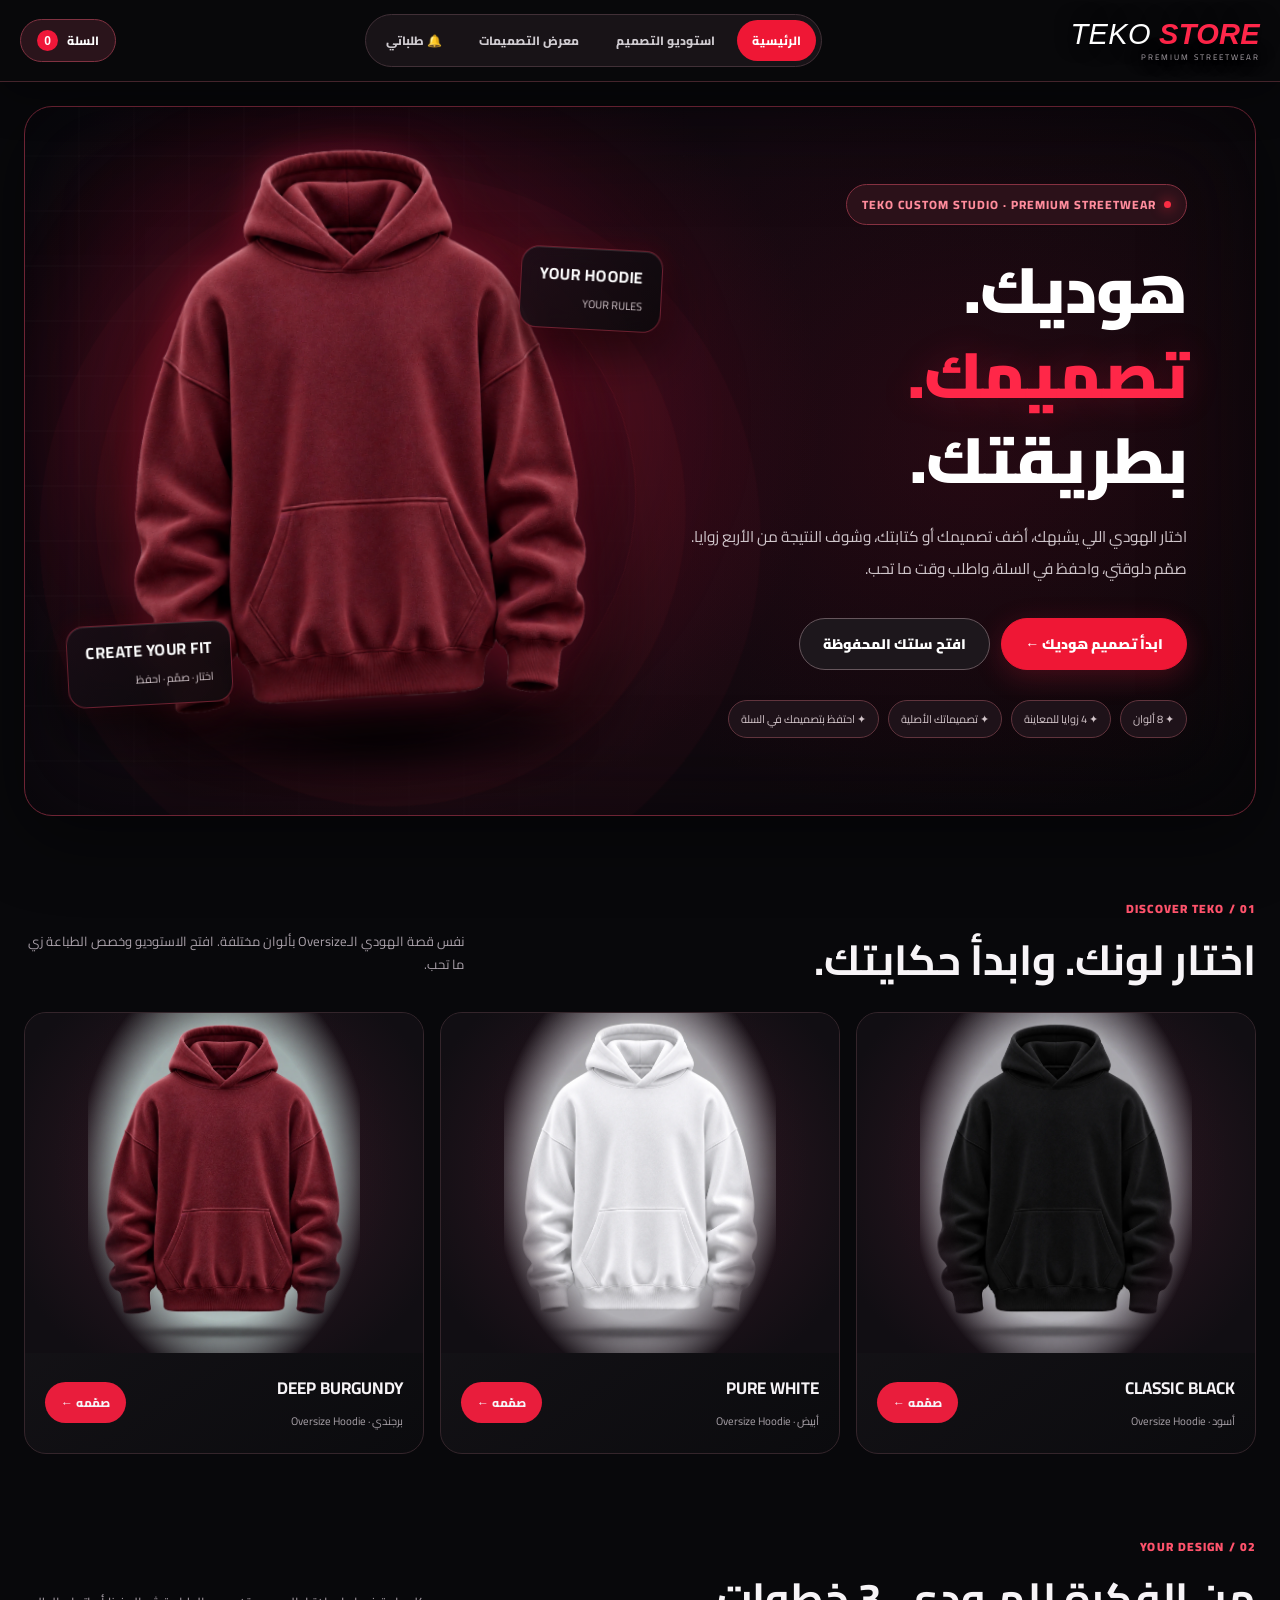
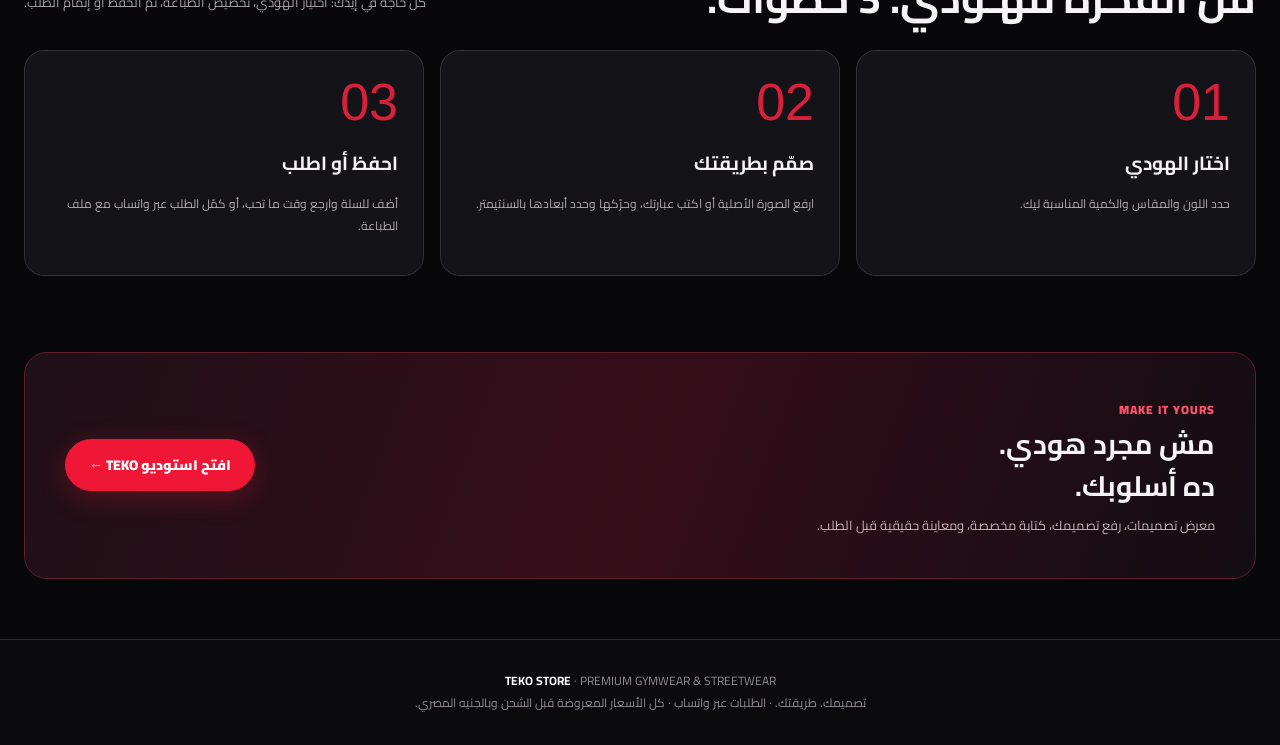
<file: index.html>
<!doctype html>
<html lang="ar" dir="rtl">
<head>
<meta charset="UTF-8"><meta name="viewport" content="width=device-width,initial-scale=1">
<title>TEKO STORE | صمّم هوديك بطريقتك</title>
<meta name="teko-build" content="6754a26db0e6b2952b25373f9ed6889e6a96dff3">
<meta name="theme-color" content="#08080b">
<meta name="apple-mobile-web-app-capable" content="yes">
<meta name="apple-mobile-web-app-status-bar-style" content="black-translucent">
<meta name="apple-mobile-web-app-title" content="TEKO STORE">
<link rel="icon" type="image/png" sizes="32x32" href="[data-uri]">
<link rel="icon" type="image/png" sizes="192x192" href="./icons/icon-192.png?v=38">
<link rel="apple-touch-icon" sizes="180x180" href="icons/apple-touch-icon.png?v=37">
<link rel="manifest" href="manifest.webmanifest?v=37">
<meta name="description" content="صمّم هوديك في TEKO STORE: اختار اللون والمقاس، أضف تصميمك الخاص، واحفظ تخصيصاتك في السلة لإتمام طلبك وقت ما تحب.">
<meta name="robots" content="noindex,nofollow">
<style>
@import url('https://fonts.googleapis.com/css2?family=Cairo:wght@400;500;600;700;800;900&display=swap');
:root{--red:#d8172a;--black:#111114;--ink:#202027;--sub:#696970;--line:#e8e8eb;--soft:#f6f6f8;--white:#fff}*{box-sizing:border-box}body{margin:0;background:#f7f7f8;color:var(--ink);font-family:Cairo,Tahoma,Arial,sans-serif}button,input,select,textarea{font:inherit}button{cursor:pointer}button:disabled{opacity:.45;cursor:not-allowed}a{text-decoration:none;color:inherit}.top{background:#111114;color:white;display:flex;align-items:center;justify-content:space-between;gap:18px;padding:17px max(22px,calc((100vw - 1420px)/2));box-shadow:0 1px 12px #0002}.brand{display:flex;align-items:center;gap:12px;font-family:Impact,'Arial Black',sans-serif;font-size:28px;letter-spacing:1px;font-style:italic}.brand b{color:#ef233b}.tag{font-family:Cairo,sans-serif;font-size:10px;letter-spacing:2px;font-style:normal;color:#a3a3aa;display:block;margin-top:-4px}.navlinks{display:flex;gap:25px;font-size:13px;font-weight:700;color:#d8d8d9}.navlinks a:hover{color:#ff4457}.admin-trigger{border:1px solid #525258;background:transparent;color:#fff;padding:9px 15px;border-radius:9px}.hero{max-width:1420px;margin:auto;padding:28px 26px 18px;display:grid;grid-template-columns:1fr 155px;gap:20px;align-items:center}.hero h1{font-size:clamp(26px,4vw,42px);margin:0 0 6px;line-height:1.45}.hero p{color:var(--sub);font-size:13px;margin:0}.hero strong{color:var(--red)}.hero img{width:100%;height:100px;object-fit:cover;object-position:center;filter:contrast(1.1);border-radius:14px}.layout{max-width:1420px;margin:auto;display:grid;grid-template-columns:minmax(260px,310px) minmax(350px,1fr) minmax(245px,305px);gap:16px;padding:12px 26px 45px;align-items:start}.panel{background:#fff;border:1px solid var(--line);border-radius:17px;padding:18px;box-shadow:0 5px 26px #00000004}.panel h2{margin:0 0 15px;font-size:17px}.panel h3{font-size:14px;margin:20px 0 10px}.label{font-size:12px;font-weight:800;color:#35353a;margin:13px 0 7px;display:block}.field{width:100%;border:1px solid #dfdfe4;border-radius:10px;background:#fff;padding:10px 12px;outline:none;font-size:13px;min-height:41px}.field:focus{border-color:#e12d42;box-shadow:0 0 0 3px #fbd3d9}.twocol{display:grid;grid-template-columns:1fr 1fr;gap:9px}.colors{display:grid;grid-template-columns:repeat(4,1fr);gap:9px}.swatch{background:#fff;border:1px solid #e4e4e8;padding:7px 3px;border-radius:10px;text-align:center;color:#555;font-size:10px}.swatch.selected{border:2px solid var(--red);padding:6px 2px}.swatch i{display:block;height:28px;width:28px;border:1px solid #0000001e;border-radius:6px;margin:0 auto 5px}.chiprow{display:flex;gap:6px;flex-wrap:wrap}.chip{padding:7px 11px;border-radius:10px;border:1px solid #dfdfe4;background:#fff;font-size:12px;line-height:1.5}.chip.selected{background:#17171b;color:#fff;border-color:#17171b}.stagepanel{padding:12px}.stagehead{display:flex;justify-content:space-between;align-items:center;padding:4px 9px 13px;gap:10px}.stagehead strong{font-size:15px}.stageactions{display:flex;gap:8px;align-items:center;flex-wrap:wrap;justify-content:end}.cleanpreview{background:#fff;border:1px solid #d8d8df;border-radius:9px;font-size:11px;padding:6px 9px;color:#21212b;font-weight:700}.cleanpreview:hover{border-color:#d8172a}.step{border-radius:50px;background:#fbe5e8;color:#aa1829;font-size:11px;padding:5px 9px}.stagewrap{background:linear-gradient(140deg,#eeeef1,#e3e4e8);border-radius:15px;display:flex;justify-content:center;overflow:hidden;min-height:400px;position:relative}.photo{width:min(100%,525px);aspect-ratio:1122/1402;position:relative;touch-action:none;user-select:none}.photo canvas{position:absolute;inset:0;width:100%;height:100%}.print-overlay{pointer-events:none;z-index:1}.design-layer{position:absolute;inset:0;overflow:hidden;touch-action:none;z-index:2}.design{position:absolute;display:flex;align-items:center;justify-content:center;touch-action:none;user-select:none;cursor:grab;transform-origin:top left;border:1.5px dashed transparent}.design.selected{border-color:#d8172a;background:#ffffff08}.design img{width:100%;height:100%;object-fit:contain;pointer-events:none}.design .tx{width:100%;display:flex;justify-content:center;align-items:center;white-space:nowrap;font-weight:900;line-height:1;pointer-events:none;overflow:visible}.design .resize{display:none;position:absolute;width:17px;height:17px;border-radius:50%;border:2px solid white;background:#e31e34;right:-9px;bottom:-9px;box-shadow:0 1px 6px #0006;cursor:nwse-resize;touch-action:none}.design.selected .resize{display:block}.invalid-outline{position:absolute;border:2px dashed #ed1832;background:transparent;pointer-events:none;z-index:4;border-radius:4px;box-shadow:0 0 0 1px #ffffff90}.viewbar{display:grid;grid-template-columns:repeat(4,1fr);gap:7px;margin-top:12px}.viewbtn{border:1px solid var(--line);background:#fff;padding:10px 2px;border-radius:9px;font-size:12px}.viewbtn.on{border-color:var(--red);background:#fff2f3;color:#ad1024;font-weight:800}.notice{border-radius:10px;background:#f7f7f9;color:#62636d;padding:10px 12px;font-size:11px;line-height:1.8;margin-top:12px}.danger{background:#fff0f1;color:#b31223;border:1px solid #fbc6ce}.btn{display:flex;align-items:center;justify-content:center;gap:5px;text-align:center;background:#17171b;color:white;border:1px solid #17171b;border-radius:10px;padding:10px 13px;font-weight:800;font-size:12px;min-height:41px}.btn.red{background:var(--red);border-color:var(--red)}.btn.light{background:#fff;color:#2a2a30;border-color:#e0e0e5}.btn:focus-visible,button:focus-visible{outline:3px solid #ff7180}.vstack{display:flex;flex-direction:column;gap:10px}.tabs{display:flex;gap:6px;margin-bottom:15px}.tab{flex:1;padding:9px 5px;border:1px solid var(--line);border-radius:9px;background:#fff;font-size:11px;font-weight:700}.tab.on{background:#17171b;color:#fff}.gallery{display:grid;grid-template-columns:repeat(2,1fr);gap:8px;max-height:245px;overflow:auto}.gitem{border:1px solid var(--line);border-radius:10px;overflow:hidden;background:#fbfbfd}.gpreview{height:75px;background:#eeeef1;display:flex;justify-content:center;align-items:center;overflow:hidden;padding:8px}.gpreview img{max-height:100%;max-width:100%;object-fit:contain}.gpreview span{font-size:17px;font-weight:900;color:#232327;font-family:Impact,'Arial Black',sans-serif;transform:skew(-7deg)}.gitem button{width:100%;background:#fff;border:0;border-top:1px solid var(--line);padding:7px;font-size:11px}.uploader{display:flex;justify-content:center;align-items:center;min-height:86px;border:2px dashed #d2d2db;border-radius:12px;background:#fbfbfd;font-size:12px;color:#5c5d67;cursor:pointer;text-align:center;padding:12px}.uploader input{display:none}.separator{height:1px;background:var(--line);margin:17px 0}.metric{border:1px solid #dddde3;border-radius:10px;padding:10px;background:#fcfcfd;font-size:13px}.price{font-size:27px;font-weight:900;color:var(--red)}.muted{color:#787982;font-size:11px}.basketprice{display:flex;align-items:center;justify-content:space-between}.summary{font-size:12px;line-height:2;background:#f8f8fa;border-radius:10px;padding:10px 12px}.summary div{display:flex;justify-content:space-between;gap:12px}.admin{max-width:1420px;margin:8px auto 40px;padding:0 26px;display:none}.admin.show{display:block}.adminpanel{background:#1b1b20;border-radius:16px;padding:22px;color:#fff}.adminpanel h2{margin:0 0 10px}.adminpanel .muted{color:#b2b2bc}.adminpanel .field{background:#2b2b30;border-color:#53535b;color:white}.adminpanel .label{color:#e3e3e8}.adminpanel .btn.light{background:transparent;color:#fff}.admgrid{display:grid;grid-template-columns:repeat(3,minmax(0,1fr));gap:18px}.orders{font-size:11px;margin-top:8px;max-height:210px;overflow:auto}.orders .order{padding:8px;border-bottom:1px solid #505056}.foot{background:#141418;color:#777781;padding:22px;text-align:center;font-size:11px}.footerwarn{max-width:1420px;margin:auto;padding:8px 26px 25px;font-size:11px;color:#7c7c86}#toast{position:fixed;bottom:20px;right:20px;background:#15151a;color:white;border-radius:12px;padding:12px 18px;font-size:12px;z-index:99;box-shadow:0 8px 30px #0003;display:none;max-width:310px}@media(max-width:1130px){.layout{grid-template-columns:minmax(265px,.8fr) minmax(350px,1.2fr)}.controls{grid-column:1;grid-row:1}.stagepanel{grid-column:2;grid-row:1}.checkout{grid-column:1/-1}.checkoutgrid{display:grid;grid-template-columns:1fr 1fr;gap:20px}}@media(max-width:790px){.top{padding:12px 16px}.navlinks{display:none}.brand{font-size:22px}.hero{padding:17px 14px;grid-template-columns:1fr 90px}.hero img{height:74px}.layout{display:flex;flex-direction:column;padding:0 12px 22px;gap:12px}.layout .stagepanel{order:1}.layout .controls{order:2}.layout .checkout{order:3}.panel{width:100%}.stagewrap{min-height:330px}.photo{max-width:540px}.checkoutgrid{display:block}.admgrid{grid-template-columns:1fr}.admin{padding:0 12px}.adminpanel{padding:17px}.footerwarn{padding:10px 15px}}

/* V8 — selected-object controls and live typography */
.design .delete-design{display:none;position:absolute;right:-13px;top:-15px;width:29px;height:29px;border-radius:50%;border:2px solid #fff;background:#dc182e;color:#fff;font-family:Arial,sans-serif;font-size:21px;font-weight:800;line-height:1;align-items:center;justify-content:center;box-shadow:0 2px 10px #0006;z-index:10;cursor:pointer;touch-action:manipulation}
.design.selected .delete-design{display:flex}
.design .delete-design:hover,.design .delete-design:focus-visible{background:#a40018;transform:scale(1.05)}
.selected-text-tools{background:#fbfbfd;border:1px solid #e4e4e9;border-radius:12px;padding:12px;margin:12px 0}
.selected-text-title{font-size:13px;font-weight:900;color:#b31227;margin-bottom:9px}
.selected-text-tools .label{margin:8px 0 4px}
.selected-text-tools select{min-width:0}
.selected-text-tools input[type=color]{width:100%;height:42px;border:1px solid #dddde4;border-radius:9px;background:white;padding:3px}
.selected-text-tools input[type=range]{width:100%;accent-color:#d8172a;margin-top:9px}
.selected-text-tools .twocol{gap:8px}
#selectedFontScaleValue{display:block;color:#5c5d67;text-align:center;font-size:11px}
.toolactions{display:grid;grid-template-columns:repeat(2,minmax(0,1fr));gap:7px}
.toolactions .btn{font-size:11px;padding:8px}
@media(max-width:790px){.design .delete-design{width:33px;height:33px;right:-15px;top:-17px}}

/* V9: contextual controls displayed directly below the selected print */
.quick-design-dock{position:absolute;z-index:12;width:0;height:0;pointer-events:none}
.quick-design-dock[hidden],.quick-design-menu[hidden]{display:none!important}
.quick-design-toggle{position:absolute;top:0;left:-20px;width:40px;height:36px;display:flex;justify-content:center;align-items:center;padding:0 0 9px;border-radius:12px;border:2px solid #fff;background:#19191e;color:white;font-family:Arial,sans-serif;font-weight:900;font-size:26px;line-height:1;box-shadow:0 3px 15px #0005;pointer-events:auto;touch-action:manipulation;cursor:pointer}
.quick-design-toggle[aria-expanded="true"]{background:#d8172a}
.quick-design-toggle:focus-visible,.quick-design-menu button:focus-visible,.quick-design-menu input:focus-visible{outline:3px solid #ff697b;outline-offset:2px}
.quick-design-menu{position:absolute;top:44px;width:236px;max-height:min(360px,68vh);overflow:auto;overscroll-behavior:contain;direction:rtl;padding:11px;border:1px solid #d5d5dc;border-radius:14px;background:#fff;color:#202027;box-shadow:0 10px 35px #0004;pointer-events:auto;font-family:Cairo,Tahoma,Arial,sans-serif;text-align:right}
.quick-design-heading{font-weight:900;font-size:12px;line-height:1.3;padding:1px 3px 7px;white-space:nowrap}
.quick-design-actions{display:grid;grid-template-columns:repeat(2,minmax(0,1fr));gap:6px}
.quick-design-menu button.quick-action{border:1px solid #e5e5eb;border-radius:8px;background:#fafafd;font-size:10.5px;font-weight:700;min-height:38px;padding:5px;line-height:1.35}
.quick-design-menu button.quick-action:hover{border-color:#d8172a;background:#fff3f5}
.quick-design-menu button.quick-danger{color:#b51225;background:#fff5f6}
.quick-design-menu .quick-dimensions{display:grid;grid-template-columns:1fr 1fr;gap:7px;margin-top:9px}
.quick-design-menu label{font-size:10.5px;font-weight:800}
.quick-design-menu input[type=number]{display:block;width:100%;min-width:0;border:1px solid #e2e2e8;border-radius:7px;font-size:12px;padding:5px 7px;height:35px;margin-top:3px;direction:ltr;text-align:center}
.quick-design-sep{height:1px;background:#efeff2;margin:9px 0}

/* V10: concise customer review panel and export actions */
.review-overlay[hidden]{display:none!important}
.review-overlay{position:fixed;inset:0;background:#111116be;z-index:200;display:flex;align-items:center;justify-content:center;padding:12px;backdrop-filter:blur(5px)}
.review-dialog{width:min(960px,100%);max-height:min(92vh,940px);overflow:auto;overscroll-behavior:contain;background:#fff;border-radius:19px;padding:20px;box-shadow:0 24px 80px #0006}
.review-header{display:flex;align-items:center;justify-content:space-between;gap:14px}
.review-header h2{font-size:22px;margin:0}
.review-close{border:1px solid #e5e5e8;background:white;border-radius:10px;font-size:23px;min-width:40px;min-height:40px;line-height:1}
.review-desc{color:#696972;font-size:12px;margin:5px 0 14px}
.review-photos{display:grid;grid-template-columns:repeat(4,minmax(0,1fr));gap:9px}
.review-photo{background:#f2f2f5;border:1px solid #e5e5e9;border-radius:12px;overflow:hidden}
.review-photo img{width:100%;display:block;aspect-ratio:1122/1402;object-fit:contain}
.review-photo b{display:block;padding:7px;text-align:center;font-size:12px}
.review-facts{display:grid;grid-template-columns:repeat(2,minmax(0,1fr));gap:8px;margin:14px 0}
.review-fact{background:#f7f7f9;border-radius:10px;padding:9px 12px;font-size:12px}
.review-fact b{display:block;font-size:13px}
.review-details{font-size:12px;line-height:1.9;white-space:pre-wrap;overflow-wrap:anywhere;border:1px solid #e5e5e9;border-radius:10px;padding:12px;max-height:170px;overflow:auto}
.review-actions{display:flex;flex-wrap:wrap;gap:8px;margin-top:13px}
.review-actions .btn{flex:1;min-width:150px}
.review-status{font-size:11px;color:#767680;margin-top:8px}
@media(max-width:650px){.review-dialog{padding:12px;border-radius:13px}.review-header h2{font-size:18px}.review-photos{grid-template-columns:repeat(2,minmax(0,1fr))}.review-facts{grid-template-columns:1fr 1fr}.review-actions .btn{min-width:100%}}
/* V12: never show recolored or stale garment photography while loading */
.photo-loading{position:absolute;inset:0;z-index:7;background:linear-gradient(140deg,#eeeef1,#e3e4e8);display:flex;justify-content:center;align-items:center;text-align:center;padding:24px;color:#5f626b;font-size:14px;font-weight:700;pointer-events:none}
.photo-loading[hidden]{display:none!important}
.cloud-security{padding:11px;border:1px solid #e8e8eb;border-radius:10px;background:#fafafc;margin-top:7px}
.cloud-security[hidden]{display:none!important}
.cloud-security-title{font-size:12px;font-weight:800;margin-bottom:9px}
.cloud-status{font-size:11px;line-height:1.7;color:#696970;margin-top:6px}
.cloud-test{padding:12px;margin-top:12px;border:1px dashed #b4b5c0;border-radius:10px;background:#fff}
.cloud-test strong{display:block;font-size:13px;margin-bottom:5px}
.cloud-test p{font-size:12px;line-height:1.8;margin:6px 0 10px;color:#54545b}
.cloud-test #cloudTestReport{color:#302c34;overflow-wrap:anywhere}
.cloud-test a.btn{display:block;text-align:center;margin-top:8px;text-decoration:none}
.cloud-test [hidden]{display:none!important}

/* V14 — assisted zero-cloud WhatsApp order handoff */
.offline-checkout{border:1px solid #e7d4d8;background:#fff9fa;border-radius:12px;padding:12px;margin:8px 0}
.offline-checkout[hidden]{display:none!important}
.offline-checkout>b{display:block;font-size:13px;color:#ad162c}
.offline-checkout>p{font-size:11px;line-height:1.7;color:#54515b;margin:6px 0 9px}
.offline-action-grid{display:grid;grid-template-columns:repeat(2,minmax(0,1fr));gap:7px}
.offline-action-grid .btn{padding:9px 6px;font-size:11px;line-height:1.4;white-space:normal}
.offline-checkout .offline-hint{margin-top:9px}
@media(max-width:540px){.offline-action-grid{grid-template-columns:1fr}}
.checkout [hidden]{display:none!important}
.draft-status{font-size:11px;font-weight:600;color:#6a6b75;line-height:1.6;max-width:250px}
@media(max-width:800px){.stageactions{flex-wrap:wrap}.draft-status{max-width:100%;width:100%;text-align:right}}
</style>
<link rel="stylesheet" href="storefront.css?v=42">
<link rel="stylesheet" href="mobile.css?v=42">
<link rel="stylesheet" href="app-update.css?v=45">
<link rel="stylesheet" href="additional-print-zones.css?v=47">
<link rel="stylesheet" href="design-gallery.css?v=48">
<link rel="stylesheet" href="intro.css?v=40">
</head>
<body class="teko-intro-active">
<div class="teko-intro" id="tekoIntro" role="dialog" aria-modal="true" aria-label="مقدمة TEKO STORE" tabindex="-1">
 <div class="teko-intro__grid" aria-hidden="true"></div>
 <div class="teko-intro__orb" aria-hidden="true"></div>
 <div class="teko-intro__inner">
  <p class="teko-intro__overline">TEKO / PREMIUM STREETWEAR</p>
  <div class="teko-intro__logo-wrap">
   <img class="teko-intro__logo" src="icons/icon-512.png" alt="TEKO STORE" width="512" height="512" fetchpriority="high" decoding="async">
   <div class="teko-intro__sweep" aria-hidden="true"></div>
  </div>
  <p class="teko-intro__tagline">YOUR DESIGN. <span>YOUR RULES.</span></p>
  <p class="teko-intro__subline">صمّم هوديك بطريقتك</p>
 </div>
 <div class="teko-intro__bottom" aria-hidden="true">
  <div class="teko-intro__loader"></div>
  <small>TEKO STORE · EST. FOR YOU</small>
 </div>
</div>
<script src="intro.js?v=41"></script>
<header class="site-header">
 <a class="site-logo" href="#home" aria-label="TEKO STORE — الرئيسية">TEKO <b>STORE</b><small>PREMIUM STREETWEAR</small></a>
 <nav class="site-nav" id="siteNav" aria-label="القائمة الرئيسية">
  <a href="#home" data-route="home">الرئيسية</a>
  <a href="#studio" data-route="studio">استوديو التصميم</a>
  <a href="#gallery" data-route="gallery">معرض التصميمات</a>
  <a href="tracking.html" id="customerOrdersNav" aria-label="طلباتي وإشعارات الأوردرات">🔔 طلباتي</a>
  <button id="installAppBtn" class="install-app-option" type="button" aria-haspopup="dialog" aria-controls="installHelp">
   <span class="install-app-icon" aria-hidden="true">↓</span>
   <span class="install-app-copy"><strong id="installActionLabel">تثبيت TEKO كتطبيق</strong><small id="installActionHint">على شاشة موبايلك بأيقونة TEKO</small></span>
  </button>
 </nav>
 <button class="site-menu-toggle" id="mobileMenuToggle" type="button" aria-controls="siteNav" aria-expanded="false" aria-label="فتح القائمة"><span class="menu-bars" aria-hidden="true"></span></button>
 <a class="site-cart-btn" href="#cart" data-route="cart" aria-label="الانتقال لسلة مشترياتك">السلة <span class="cart-counter" id="cartCount">0</span></a>
</header>
<div id="installHelp" class="install-help-overlay" hidden>
 <section class="install-help-dialog" role="dialog" aria-modal="true" aria-labelledby="installHelpTitle" aria-describedby="installHelpText" tabindex="-1">
  <button id="installHelpClose" class="install-help-close" type="button" aria-label="إغلاق تعليمات التثبيت">×</button>
  <img class="install-help-logo" src="icons/icon-192.png" width="72" height="72" alt="أيقونة TEKO STORE">
  <h2 id="installHelpTitle">ثبّت TEKO STORE على موبايلك</h2>
  <p id="installHelpText">تقدر تضيف الموقع للشاشة الرئيسية وتفتحه من الأيقونة زي أي تطبيق.</p>
  <ol id="installHelpSteps" class="install-help-steps"></ol>
  <p class="install-help-note">مش محتاج ملف APK أو تحميل من متجر التطبيقات. التثبيت والإضافة للشاشة الرئيسية بيتموا من المتصفح.</p>
  <button id="installHelpDone" class="install-help-done" type="button">فهمت</button>
 </section>
</div>
<nav class="mobile-dock" aria-label="التنقل السريع على الهاتف">
 <a href="#home" data-route="home"><span class="dock-icon" aria-hidden="true">⌂</span><span>الرئيسية</span></a>
 <a href="#studio" data-route="studio"><span class="dock-icon" aria-hidden="true">✦</span><span>صمّم هوديك</span></a>
  <a href="#gallery" data-route="gallery"><span class="dock-icon" aria-hidden="true">▦</span><span>المعرض</span></a>
 <a href="#cart" data-route="cart"><span class="dock-icon" aria-hidden="true">▣</span><span>السلة</span></a>
</nav>
<section class="home-page" id="home">
 <div class="home-hero">
  <div class="home-copy">
   <span class="eyebrow">TEKO CUSTOM STUDIO · PREMIUM STREETWEAR</span>
   <h1>هوديك.<br><em>تصميمك.</em><br>بطريقتك.</h1>
   <p>اختار الهودي اللي يشبهك، أضف تصميمك أو كتابتك، وشوف النتيجة من الأربع زوايا. صمّم دلوقتي، واحفظ في السلة، واطلب وقت ما تحب.</p>
   <div class="home-ctas">
    <a class="teko-cta" href="#studio" data-start-fresh>ابدأ تصميم هوديك ←</a>
    <a class="teko-cta secondary" href="#cart">افتح سلتك المحفوظة</a>
   </div>
   <div class="home-tags"><span>✦ 8 ألوان</span><span>✦ 4 زوايا للمعاينة</span><span>✦ تصميماتك الأصلية</span><span>✦ احتفظ بتصميمك في السلة</span></div>
  </div>
  <div class="hero-product">
   <div class="orbit" aria-hidden="true"></div>
   <img id="heroHoodie" class="is-cutout" src="assets/hero-hoodie-burgundy.png" alt="هودي TEKO برجندي بتصميم Oversize — صورة المنتج الأصلية بخلفية شفافة" fetchpriority="auto" loading="lazy" decoding="async" width="1122" height="1402">
   <div class="product-float one"><b>YOUR HOODIE</b><small>YOUR RULES</small></div>
   <div class="product-float two"><b>CREATE YOUR FIT</b><small>اختار · صمّم · احفظ</small></div>
  </div>
 </div>
 <section class="home-section" id="home-products">
  <div class="home-section-header"><div><span class="home-overline">DISCOVER TEKO / 01</span><h2>اختار لونك. وابدأ حكايتك.</h2></div>
   <p>نفس قصة الهودي الـOversize بألوان مختلفة. افتح الاستوديو وخصص الطباعة زي ما تحب.</p></div>
  <div class="home-grid">
   <article class="home-product-card"><div class="home-product-art"><img src="assets/hoodie-black-front.webp" alt="هودي أسود" loading="lazy"></div>
    <div class="home-product-footer"><div><strong>CLASSIC BLACK</strong><small>أسود · Oversize Hoodie</small></div><a href="#studio" data-product-color="أسود">صمّمه ←</a></div></article>
   <article class="home-product-card"><div class="home-product-art"><img src="assets/hoodie-white-front.webp" alt="هودي أبيض" loading="lazy"></div>
    <div class="home-product-footer"><div><strong>PURE WHITE</strong><small>أبيض · Oversize Hoodie</small></div><a href="#studio" data-product-color="أبيض">صمّمه ←</a></div></article>
   <article class="home-product-card"><div class="home-product-art"><img src="assets/hoodie-burgundy-front.webp" alt="هودي برجندي" loading="lazy"></div>
    <div class="home-product-footer"><div><strong>DEEP BURGUNDY</strong><small>برجندي · Oversize Hoodie</small></div><a href="#studio" data-product-color="برجندي">صمّمه ←</a></div></article>
  </div>
 </section>
 <section class="home-section" id="home-how">
  <div class="home-section-header"><div><span class="home-overline">YOUR DESIGN / 02</span><h2>من الفكرة للهـودي. 3 خطوات.</h2></div>
   <p>كل حاجة في إيدك: اختيار الهودي، تخصيص الطباعة، ثم الحفظ أو إتمام الطلب.</p></div>
  <div class="home-steps">
   <div class="home-step"><span class="home-step-number">01</span><h3>اختار الهودي</h3><p>حدد اللون والمقاس والكمية المناسبة ليك.</p></div>
   <div class="home-step"><span class="home-step-number">02</span><h3>صمّم بطريقتك</h3><p>ارفع الصورة الأصلية أو اكتب عبارتك، وحرّكها وحدد أبعادها بالسنتيمتر.</p></div>
   <div class="home-step"><span class="home-step-number">03</span><h3>احفظ أو اطلب</h3><p>أضف للسلة وارجع وقت ما تحب، أو كمّل الطلب عبر واتساب مع ملف الطباعة.</p></div>
  </div>
 </section>
 <div class="home-bottom-banner"><div><span class="home-overline">MAKE IT YOURS</span>
  <h2>مش مجرد هودي.<br>ده أسلوبك.</h2>
  <p>معرض تصميمات، رفع تصميمك، كتابة مخصصة، ومعاينة حقيقية قبل الطلب.</p></div>
  <a href="#studio" class="teko-cta" data-start-fresh>افتح استوديو TEKO ←</a>
 </div>
</section>
<section class="gallery-page" id="galleryPage" hidden aria-labelledby="galleryPageTitle">
 <header class="gallery-header">
  <div>
   <span class="gallery-eyebrow">TEKO / DESIGN COLLECTION</span>
   <h1 id="galleryPageTitle">اختار تصميمك. <em>وخلّيه عليك.</em></h1>
   <p>تصفّح تصميمات TEKO الجاهزة، شوف معاينة كل تصميم، واختاره مباشرة لاستوديو الهودي. تقدر كمان ترفع التصميم الخاص بيك.</p>
  </div>
  <a class="teko-cta secondary" href="#studio">+ ارفع تصميمك الخاص</a>
 </header>
 <div class="gallery-toolbar">
  <label class="gallery-search" for="gallerySearch"><input id="gallerySearch" type="search" placeholder="ابحث باسم التصميم أو التصنيف..." autocomplete="off" aria-label="ابحث في تصميمات المعرض"></label>
  <div class="gallery-categories" id="galleryCategories" aria-label="تصفية التصميمات"></div>
 </div>
 <div class="gallery-summary" id="galleryCount" role="status" aria-live="polite">جاري تحميل التصميمات...</div>
 <div class="gallery-grid-public" id="publicGalleryGrid" aria-live="polite"></div>
 <section class="gallery-empty" id="galleryEmpty" hidden>
  <h2 id="galleryEmptyTitle">المعرض لسه بيتجهّز</h2>
  <p id="galleryEmptyText">تابعنا قريبًا للتصميمات الجديدة.</p>
  <button id="galleryRetry" type="button" class="gallery-category" hidden>إعادة المحاولة</button>
 </section>
</section>
<dialog id="galleryDetail" class="gallery-dialog" aria-labelledby="galleryPreviewTitle">
 <header class="gallery-dialog-header">
  <h2 id="galleryPreviewTitle">معاينة التصميم</h2>
  <button id="galleryPreviewClose" class="gallery-dialog-close" type="button" aria-label="إغلاق المعاينة">×</button>
 </header>
 <div id="galleryPreviewArt"></div>
 <p id="galleryPreviewNote"></p>
 <button type="button" class="gallery-try" id="galleryPreviewUse">استخدم التصميم على الهودي ←</button>
 <div class="gallery-status" id="galleryStatus" role="status" aria-live="polite"></div>
</dialog>
<section id="studioView" hidden>
 <div class="store-section-title"><div><span class="tekomini">TEKO / DESIGN STUDIO</span><h1>صمّم هوديك</h1><p>جرب، عدّل، واحفظ كل تخصيص في سلتك.</p></div>
  <button type="button" class="teko-cta secondary" data-start-fresh>+ تصميم جديد</button></div>
<main class="layout" id="editor">
<aside class="panel controls"><h2>01 / اختار الهودي</h2><label class="label">اللون</label><div class="colors" id="colors"></div><label class="label">مقاس الهودي</label><div class="chiprow" id="sizes"></div><label class="label">مقاسات الهودي (سم)</label><div class="notice" id="sizeInfo"></div><div class="separator"></div><h2 id="designs">02 / أضف تصميمك</h2><div class="tabs"><button class="tab on" data-tab="gallery">معرض التصميمات</button><button class="tab" data-tab="upload">رفع تصميم</button><button class="tab" data-tab="text">اكتب عبارة</button></div><div id="tabGallery"><div class="gallery" id="gallery"></div></div><div id="tabUpload" hidden><label class="uploader">اضغط لاختيار صورة PNG أو JPG<br>الشفافية مطلوبة لأفضل نتيجة<input id="uploadFile" type="file" accept="image/png,image/jpeg,image/webp"></label><div class="notice">ملف العميل الأصلي بيظل محفوظًا في معاينة المتصفح الحالية. التخزين الدائم للطلبات يحتاج قاعدة بيانات.</div></div><div id="tabText" hidden><label class="label">الجملة المطلوبة</label><input class="field" id="textContent" placeholder="مثال: MAKE YOUR MARK" maxlength="90"><label class="label">نوع الخط</label><select class="field" id="font"><option value="Impact">Impact</option><option value="Arial Black">Arial Black</option><option value="Georgia">Georgia</option><option value="Tahoma">Tahoma</option><option value="Courier New">Courier New</option><option value="Cairo">Cairo</option></select><label class="label">لون الكتابة</label><input id="textColor" type="color" value="#ffffff" style="width:100%;height:40px;border:1px solid #ddd;border-radius:10px"><button class="btn red" style="width:100%;margin-top:10px" id="addText">+ إضافة الكتابة للهودي</button></div><div class="separator"></div><h2>03 / التحكم في الطباعة</h2><p class="muted">اختار زاوية الهودي واضغط على التصميم لتحريكه بالسحب، أو اسحب الدائرة الحمراء من الركن السفلي الأيمن لتغيير حجمه. تقدر كمان تدخل العرض والارتفاع بالسنتيمتر؛ الحد الأقصى 60 سم ارتفاع × 40 سم عرض، مع الحفاظ على تناسب أبعاد التصميم الأصلية.</p><div id="editTools" class="vstack" style="opacity:.5"><div class="twocol"><div><label class="label">العرض (سم)</label><input class="field" id="designWidth" type="number" min="2" max="40" step="0.5"></div><div><label class="label">الارتفاع (سم)</label><input class="field" id="designHeight" type="number" min="2" max="60" step="0.5"></div></div><div class="twocol"><button class="btn light" id="lockRatio">🔒 تناسب الأبعاد</button><button class="btn light" id="removeSelected">حذف التصميم</button></div><div class="toolactions" style="margin-top:6px">
<button type="button" class="btn light" id="duplicateSelected">نسخ العنصر</button>
<button type="button" class="btn light" id="bringFront">إظهار للأمام</button>
<button type="button" class="btn light" id="sendBack">إرسال للخلف</button>
<button type="button" class="btn light" id="clearDesigns">مسح كل التصميمات</button>
</div>
<div id="selectedLabel" class="muted">اختار تصميمًا للتحكم فيه.</div>
<div id="selectedTextTools" class="selected-text-tools" hidden>
 <div class="selected-text-title">تعديل الكتابة المحددة — مباشر</div>
 <label class="label" for="selectedTextContent">نص العبارة</label>
 <input class="field" id="selectedTextContent" type="text" maxlength="90" placeholder="اكتب العبارة">
 <div class="twocol">
  <div><label class="label" for="selectedFont">نوع الخط</label>
   <select class="field" id="selectedFont"><option value="Impact">Impact</option><option value="Arial Black">Arial Black</option><option value="Georgia">Georgia</option><option value="Tahoma">Tahoma</option><option value="Courier New">Courier New</option><option value="Cairo">Cairo</option></select>
  </div>
  <div><label class="label" for="selectedFontWeight">وزن الخط</label>
   <select class="field" id="selectedFontWeight"><option value="400">عادي</option><option value="600">متوسط</option><option value="700">Bold</option><option value="900">Extra Bold</option></select>
  </div>
 </div>
 <div class="twocol">
  <div><label class="label" for="selectedTextColor">لون الكتابة</label><input id="selectedTextColor" type="color" value="#ffffff"></div>
  <div><label class="label" for="selectedFontScale">حجم الخط</label><input id="selectedFontScale" type="range" min="60" max="160" value="100" step="5"><span id="selectedFontScaleValue">100%</span></div>
 </div>
</div></div><div class="separator"></div><div class="twocol"><button class="btn light" id="undoBtn">↶ تراجع</button><button class="btn light" id="redoBtn">↷ إعادة</button></div></aside>
<section class="panel stagepanel"><div class="stagehead"><strong>معاينة الهودي</strong><div class="stageactions"><button id="cleanPreviewBtn" type="button" class="cleanpreview">معاينة بدون إطار</button><button id="additionalPrintZonesBtn" type="button" class="cleanpreview" aria-pressed="false" title="عرض الحدود المسموحة حديثًا على الأمام والخلف">إظهار المناطق الجديدة</button><span id="draftStatus" class="draft-status" role="status" aria-live="polite">الحفظ التلقائي قيد التجهيز...</span><span class="step">معاينة من 4 زوايا</span></div></div><div class="stagewrap"><div class="photo" id="photo"><canvas id="hoodCanvas" width="1122" height="1402" aria-label="معاينة الهودي في اللون الحالي"></canvas><canvas id="printCanvas" class="print-overlay" width="1122" height="1402" aria-hidden="true"></canvas><div id="photoLoading" class="photo-loading" role="status" aria-live="polite">جاري تحميل صورة الهودي...</div><div class="design-layer" id="designLayer"></div><div id="zones"></div><div id="quickDesignDock" class="quick-design-dock" hidden><button id="quickDesignToggle" class="quick-design-toggle" type="button" aria-expanded="false" aria-controls="quickDesignMenu" title="خيارات التصميم">⋯</button><div id="quickDesignMenu" class="quick-design-menu" hidden></div></div></div></div><div class="viewbar" id="viewButtons"><button class="viewbtn on" data-view="front">الأمام</button><button class="viewbtn" data-view="back">الخلف</button><button class="viewbtn" data-view="left">الكم / جانب 1</button><button class="viewbtn" data-view="right">الكم / جانب 2</button></div><div class="notice" id="validation">اسحب التصميم على الصدر أو الظهر أو الكم. الخط الأحمر يظهر فقط عند دخول التصميم على منطقة ممنوعة.</div><div class="twocol" style="margin-top:12px"><button class="btn light" id="previewBtn">معاينة نهائية بدون إطار</button><button class="btn light" id="exportBtn">تنزيل الموكاب PNG</button></div><div class="editor-cart-actions"><button class="btn red" type="button" id="addToCartBtn">+ أضف الهودي للسلة</button><a class="btn light" href="#cart">عرض السلة المحفوظة</a></div><div class="notice">مساحات الطباعة ومقاساتها في هذه النسخة <b>معايرة تقريبية للمعاينة</b>. يلزم مراجعة مناطق الخياطة وقياسات كل كم فعليًا قبل اعتماد ملفات الطباعة للإنتاج.</div></section>
<aside class="panel checkout" id="checkout"><h2>04 / إتمام الطلب</h2>
<div id="cartCheckoutBanner" class="cart-buy-hint" hidden><strong>🛍️ إتمام طلب السلة</strong>
 <div>هنجمع كل الهوديز والتصميمات الأصلية في ملف طلب واحد. السلة هتفضل محفوظة على جهازك لحد ما تختار تمسحها.</div>
 <button type="button" class="btn light" id="cartReturnBtn" style="margin-top:8px">العودة للسلة</button></div><div class="basketprice"><span class="muted" id="checkoutPriceLabel">سعر القطعة</span><span class="price" id="unitPrice">650 ج.م</span></div><span class="muted" id="originalPrice"></span><div class="checkoutgrid"><div><label class="label">الاسم</label><input class="field" id="customerName" placeholder="اسم العميل"><label class="label">رقم التليفون</label><input class="field" id="customerPhone" inputmode="tel" placeholder="01XXXXXXXXX"><div id="singleQuantityRow"><label class="label">الكمية</label><input class="field" type="number" id="quantity" value="1" min="1" max="100"></div><label class="label">عنوان الاستلام / الشحن</label><textarea class="field" rows="2" id="address" placeholder="المحافظة، المنطقة، العنوان (اختياري للتجربة)"></textarea><label class="label">ملاحظات إضافية</label><textarea class="field" rows="2" id="notes" placeholder="أي تعليمات خاصة للطباعة"></textarea></div><div><label class="label">ملخص الطلب</label><div class="summary" id="summary"></div><div class="separator"></div><div class="vstack"><button class="btn light" id="reviewOrderBtn" hidden>مراجعة الطلب والموكابات</button>
<button class="btn red" id="whatsappBtn">تجهيز الطلب ومشاركته على واتساب</button><div id="cloudSecurity" class="cloud-security" hidden>
 <div class="cloud-security-title">التحقق الأمني قبل رفع ملف الطلب</div>
 <div id="cloudTurnstile"></div>
 <div id="cloudTestPanel" class="cloud-test" hidden>
  <strong>اختبار الاتصال بـ Supabase (بدون بيانات عملاء)</strong>
  <p>هيتم رفع ZIP تجريبي صغير للمساحة الخاصة، وإصدار رابط تنزيل وفحص الملف. مش هيتبعت أي طلب لواتساب.</p>
  <button class="btn light" type="button" id="testCloudZipBtn">اختبار رفع وتحميل ZIP</button>
  <p id="cloudTestReport" role="status" aria-live="polite">أكمل تحقق Cloudflare ثم شغّل الاختبار.</p>
  <a id="testCloudDownload" class="btn light" target="_blank" rel="noopener noreferrer" hidden>تحميل ZIP التجريبي من Supabase</a>
 </div>
</div>
<div id="cloudStatus" class="cloud-status" role="status" aria-live="polite" hidden>التسليم المؤقت: مشاركة ZIP ونسخ رسالة الطلب بدون مساحة سحابية.</div><button class="btn light" id="downloadPackageBtn" hidden>تنزيل ملف الطلب كامل ZIP</button>
<button class="btn light" id="downloadOriginalsBtn" hidden>تنزيل التصميمات الأصلية (بدون تغيير الخلفية)</button>
<button class="btn light" id="downloadBtn" hidden>تنزيل ملفات المعاينة منفصلة</button></div><div class="notice" id="cloudNotice">رقم واتساب المتجر: <b dir="ltr">01557229102</b><br>بالضغط على الزر هيتجهّز ملف ZIP وينزل على جهازك، وهتفتح رسالة واتساب بتفاصيل الطلب تلقائيًا. <b>أرفق ZIP في المحادثة كمستند (Document) واضغط إرسال.</b></div></div></div></aside>
</main>
</section>
<section class="cart-page" id="cartPage" hidden>
 <div class="cart-page-header"><div><span class="home-overline">TEKO / SAVED DESIGNS</span><h1>سلة تصميماتك</h1>
  <p>كل هودي محفوظ بتصميماته ومقاساته، تقدر تعدله وتطلبه وقت ما تحب.</p></div>
  <a href="#studio" class="teko-cta secondary" data-start-fresh>+ صمّم هودي جديد</a>
 </div>
 <div class="cart-layout">
  <div id="cartItems" class="cart-lines" aria-live="polite"></div>
  <aside class="cart-summary-panel"><h2>ملخص السلة</h2>
   <div class="cart-summary-row"><span>التخصيصات</span><strong id="cartLinesCount">0</strong></div>
   <div class="cart-summary-row"><span>القطع</span><strong id="cartTotalPieces">0</strong></div>
   <div class="cart-summary-row"><span>الإجمالي قبل الشحن</span><strong class="cart-summary-total" id="cartTotalPrice">0 ج.م</strong></div>
   <button class="teko-cta" type="button" id="cartProceedBtn" disabled>إتمام طلب السلة ←</button>
   <small id="cartSavedNote">جاري تحميل السلة...</small>
   <small>الحفظ على نفس الجهاز والمتصفح فقط. التخصيصات مش بتتحفظ على Supabase إلا عند تأكيد الطلب.</small>
  </aside>
 </div>
</section>
<button type="button" id="adminToggle" hidden aria-hidden="true" tabindex="-1">لوحة محلية قديمة</button>
<section class="admin" id="admin" hidden aria-hidden="true"><div class="adminpanel"><h2>لوحة المالك — نسخة تجريبية</h2><div class="muted">تنبيه: هذه لوحة إعدادات محلية للمعاينة، وليست دخول مالك آمنًا. التشغيل النهائي يتطلب تسجيل دخول وصلاحيات حقيقية على الخادم.</div><div class="admgrid"><div><label class="label">السعر الأساسي (جنيه)</label><input type="number" class="field" id="adminPrice" min="0"><label class="label">الخصم (%)</label><input type="number" class="field" id="adminDiscount" min="0" max="95"><button class="btn red" style="margin-top:10px" id="savePrice">حفظ السعر والعرض</button></div><div><label class="label">أضف تصميمًا إلى المعرض المحلي (بدون تخزين سحابي)</label><div class="notice" style="margin:8px 0">تصميمات المعرض التجريبي محفوظة في متصفحك فقط ولا تُرفع إلى Supabase ولا تظهر تلقائيًا على أجهزة العملاء. لإتاحتها لجميع العملاء نحتاج نشرها كملفات ثابتة ضمن موقع GitHub Pages.</div><input id="adminDesignName" class="field" placeholder="اسم التصميم"><label class="label">ملف التصميم (PNG)</label><input type="file" class="field" id="adminDesignFile" accept="image/png,image/jpeg,image/webp"><button class="btn light" style="margin-top:10px" id="adminAddDesign">إضافة للمعرض</button></div><div><label class="label">الطلبات المحفوظة على هذا الجهاز فقط</label><div class="orders" id="orders"></div></div></div></div></section>
<div id="reviewModal" class="review-overlay" hidden>
 <section class="review-dialog" role="dialog" aria-modal="true" aria-labelledby="reviewTitle" tabindex="-1">
  <header class="review-header"><h2 id="reviewTitle">مراجعة طلبك — TEKO STORE</h2><button id="reviewClose" type="button" class="review-close" aria-label="إغلاق">×</button></header>
  <p class="review-desc">راجع الهودي من الأربع زوايا، وكل تفاصيل الطباعة والسعر قبل ما تفتح واتساب.</p>
  <div id="reviewPhotos" class="review-photos" aria-live="polite"></div>
  <div id="reviewFacts" class="review-facts"></div>
  <div id="reviewDetails" class="review-details"></div>
  <div class="review-actions">
   <button id="reviewDownload" class="btn light" type="button">تحميل ملف الطلب ZIP</button>
   <button id="reviewWhatsapp" class="btn red" type="button">متابعة على واتساب</button>
  </div>
  <p class="review-status" id="reviewStatus">الملف يحتوي موكابات الهودي + تصميماتك الأصلية بنفس الشفافية أو الخلفية التي رفعتها + المقاسات. أرسله على واتساب كمستند Document للحفاظ على PNG الشفاف.</p>
 </section>
</div>
<footer class="store-footer"><strong>TEKO STORE</strong> · PREMIUM GYMWEAR & STREETWEAR
 <div>تصميمك. طريقتك. · الطلبات عبر واتساب · كل الأسعار المعروضة قبل الشحن وبالجنيه المصري.</div></footer><div id="toast" role="status"></div>
<script src="fabric.js?v=7"></script>
<script src="order-package.js?v=10"></script>
<script src="order-cloud-config.js?v=27"></script>
<script src="additional-print-zones.js?v=49"></script>
<script src="customer-notifications.js?v=50"></script>
<script src="app.js?v=51"></script>
<script src="drafts.js?v=43"></script>
<script src="cart.js?v=48"></script>
<script src="design-gallery.js?v=48"></script>
<script src="mobile.js?v=45"></script>
<script src="app-update.js?v=45"></script>

</body></html>
</file>
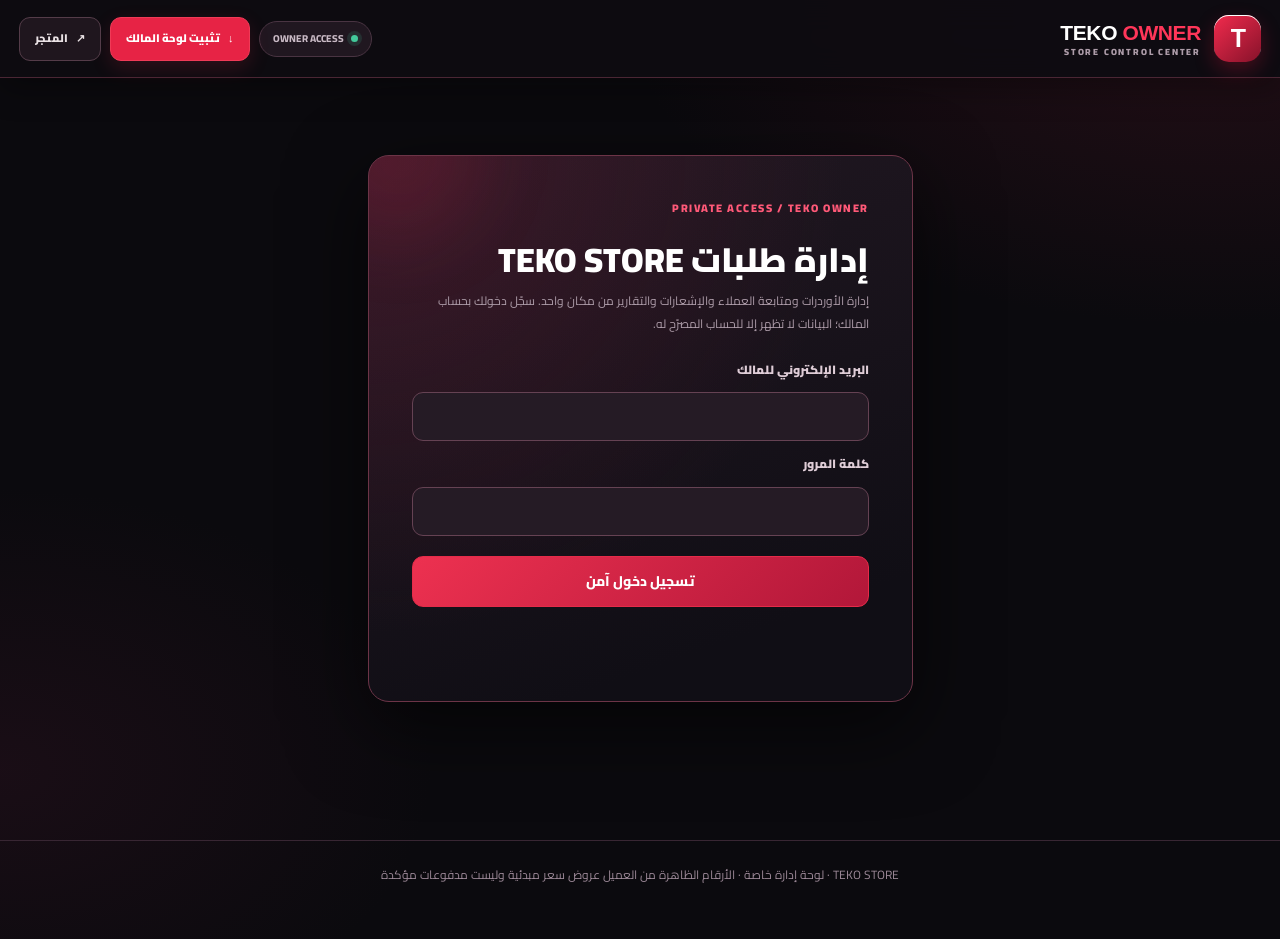
<file: owner.html>
<!doctype html>
<html lang="ar" dir="rtl">
<head>
<meta charset="utf-8"><meta name="viewport" content="width=device-width,initial-scale=1">
<meta name="robots" content="noindex,nofollow">
<meta name="theme-color" content="#0b0a0e">
<meta name="apple-mobile-web-app-capable" content="yes">
<meta name="apple-mobile-web-app-status-bar-style" content="black-translucent">
<meta name="apple-mobile-web-app-title" content="TEKO OWNER">
<link rel="apple-touch-icon" sizes="180x180" href="icons/apple-touch-icon.png?v=37">
<link rel="manifest" href="owner.webmanifest?v=51">
<title>TEKO STORE — إدارة الطلبات والتقارير</title>
<link rel="icon" type="image/png" sizes="32x32" href="[data-uri]">
<link rel="icon" type="image/png" sizes="192x192" href="./icons/icon-192.png?v=38">
<style>
:root{--red:#dc2645;--ink:#202127;--muted:#747780;--edge:#e6e8ed;--soft:#f6f7f9}
*{box-sizing:border-box}body{margin:0;font:15px Tahoma,Arial,sans-serif;background:var(--soft);color:var(--ink)}
button,input,select{font:inherit}button{cursor:pointer}
header{background:#181a20;color:white;padding:17px max(18px,calc((100vw - 1200px)/2));display:flex;justify-content:space-between;align-items:center;gap:14px}
header b{font-size:21px;letter-spacing:1px}header b span{color:#f14462}
header a{color:#ddd;text-decoration:none;font-size:13px}
main{max-width:1200px;margin:24px auto;padding:0 18px}
.panel{background:#fff;border:1px solid var(--edge);border-radius:16px;padding:22px;box-shadow:0 8px 28px #2221;margin-bottom:18px}
h1{font-size:24px;margin:0 0 10px}h2{font-size:19px;margin:0 0 16px}p{line-height:1.9}small,.muted{color:var(--muted)}.muted{font-size:13px}
.form{display:grid;gap:12px;max-width:470px}.form label{font-size:13px;font-weight:bold}
input,select{border:1px solid #d7d9dd;border-radius:9px;padding:11px 12px;background:white;width:100%;min-width:0}
input:focus,select:focus{outline:2px solid #ffb3c0;border-color:#da2b48}
button,.btn{border:0;background:var(--red);color:white;border-radius:9px;padding:11px 17px;font-weight:700;text-decoration:none}
button.alt{background:#efeff2;color:var(--ink)}button:disabled{opacity:.55;cursor:not-allowed}
.row{display:flex;align-items:center;gap:12px;flex-wrap:wrap}.between{justify-content:space-between}
.tools{display:grid;grid-template-columns:minmax(170px,1fr) 175px auto;gap:10px;margin:15px 0}
.notice{padding:13px;border-radius:10px;background:#fff5f5;border:1px solid #ffd6db;color:#9e1830;font-size:13px}
#message{min-height:25px;color:#a12840;font-size:13px;font-weight:bold}
.table-wrap{overflow-x:auto;border:1px solid var(--edge);border-radius:12px}
table{width:100%;border-collapse:collapse;text-align:right;min-width:790px}
th,td{padding:12px;border-bottom:1px solid #ececf0;vertical-align:middle;font-size:13px}
th{background:#fafafd;font-size:12px}tr:last-child td{border-bottom:0}
code{direction:ltr;display:inline-block;background:#f3f3f4;padding:3px 6px;border-radius:4px}
.badge{background:#f5e9eb;border-radius:30px;padding:5px 9px;font-size:11px;display:inline-block}
.status-select{max-width:170px}.actions{display:flex;gap:7px;flex-wrap:wrap}.actions button{padding:8px 10px;font-size:12px}
#detailPanel{background:#fff}.detail-grid{display:grid;grid-template-columns:1fr 1fr;gap:8px 20px}.detail-grid p{margin:3px 0;word-break:break-word}
footer{max-width:1200px;margin:30px auto;padding:12px 18px;color:var(--muted);font-size:12px}
.owner-tabs{display:flex;gap:9px;flex-wrap:wrap;margin:0 0 18px}
.owner-tabs button{background:#fff;border:1px solid var(--edge);color:var(--ink);padding:12px 21px}
.owner-tabs button[aria-selected="true"]{background:var(--ink);color:#fff;border-color:var(--ink)}
.kpi-grid{display:grid;grid-template-columns:repeat(4,minmax(0,1fr));gap:12px;margin:14px 0 19px}
.kpi{border:1px solid var(--edge);border-radius:12px;padding:18px 15px;background:#fafafa;min-height:125px}
.kpi-label{font-size:12px;color:var(--muted);display:block;line-height:1.6}
.kpi-value{font-size:27px;font-weight:900;display:block;margin:12px 0 4px;direction:rtl;font-variant-numeric:tabular-nums}
.kpi-hint{font-size:11px;color:var(--muted);line-height:1.6}
.report-grid{display:grid;grid-template-columns:1fr 1fr;gap:18px;margin-top:15px}
.report-card{border:1px solid var(--edge);border-radius:11px;padding:15px}
.report-card h3{font-size:14px;margin:0 0 14px}
.report-note{font-size:12px;color:var(--muted);line-height:1.8;margin:8px 0 0}
.flow-row{display:grid;grid-template-columns:105px 1fr 38px;align-items:center;gap:10px;margin:10px 0;font-size:12px}
.flow-track{height:9px;background:#f0f1f4;border-radius:30px;overflow:hidden}
.flow-fill{height:100%;background:var(--red);border-radius:30px}
.trend-bars{display:grid;grid-template-columns:repeat(7,minmax(0,1fr));gap:9px;align-items:end;min-height:130px}
.trend-col{display:flex;flex-direction:column;align-items:center;gap:5px;font-size:10px;color:var(--muted)}
.trend-column{width:100%;background:#fbe1e6;border-radius:7px;min-height:90px;display:flex;align-items:flex-end;overflow:hidden}
.trend-fill{width:100%;min-height:2px;background:var(--red);border-radius:7px}
.muted-status{font-size:12px;color:var(--muted);min-height:18px}
#customersPanel .tools{grid-template-columns:minmax(170px,1fr) auto}
a.contact-link{color:#ae1d3b;text-decoration:underline}
.storage-overview{display:grid;grid-template-columns:repeat(3,minmax(0,1fr));gap:10px;margin:17px 0}
.storage-metric{border:1px solid var(--edge);border-radius:12px;background:#fafbfc;padding:16px}
.storage-metric span{font-size:12px;color:var(--muted);display:block}
.storage-metric strong{font-size:23px;font-weight:900;display:block;margin:8px 0}
.storage-track{height:17px;background:#e7e9ee;border-radius:20px;overflow:hidden;margin:8px 0}
.storage-fill{width:0%;height:100%;background:#24a06c;border-radius:20px;transition:width .2s}
.storage-fill.warning{background:#e8a627}.storage-fill.critical{background:#dd304d}
.storage-actions{display:flex;align-items:center;justify-content:space-between;gap:12px;flex-wrap:wrap;margin:16px 0}
.storage-actions button.danger{background:#aa1834}
.storage-actions button.ghost-danger{background:#fff0f1;color:#a31131;border:1px solid #f4b8c3}
.storage-warning{padding:12px;border-radius:10px;background:#fff7ed;border:1px solid #f8d6a8;color:#8b581c;font-size:12px;line-height:1.9}
.storage-confirm{background:#fff7f8;border:1px solid #edabb7;border-radius:12px;padding:17px;margin:16px 0}
.storage-confirm label{font-weight:700;font-size:13px;display:block;margin:12px 0 6px}
.storage-confirm input{max-width:390px}
.storage-files{min-width:680px}
.storage-files td{direction:ltr;text-align:right;white-space:nowrap}
.storage-files td:first-child{width:50px;text-align:center}
.storage-files th:first-child{text-align:center}
.storage-files input[type=checkbox]{width:18px;height:18px;cursor:pointer;accent-color:#db2644}
.storage-progress{font-size:12px;line-height:1.8;color:var(--muted)}
#storageStatus{min-height:22px;margin:7px 0}
@media(max-width:700px){.storage-overview{grid-template-columns:1fr}.storage-metric strong{font-size:20px}}

@media(max-width:980px){.kpi-grid{grid-template-columns:repeat(2,minmax(0,1fr))}}
@media(max-width:740px){.report-grid{grid-template-columns:1fr}.kpi{min-height:105px}.kpi-value{font-size:23px}.flow-row{grid-template-columns:85px 1fr 30px}}
@media(max-width:420px){.kpi-grid{grid-template-columns:1fr 1fr;gap:7px}.kpi{padding:11px}.kpi-value{font-size:20px}}

[hidden]{display:none!important}@media(max-width:740px){.tools{grid-template-columns:1fr}.panel{padding:15px}.detail-grid{grid-template-columns:1fr}header{padding:15px}.row{align-items:stretch}}

/* V50: secure TEKO owner notification inbox */
.owner-notifications-top{display:flex;align-items:center;gap:9px;flex-wrap:wrap}
#ownerNotificationToggle{position:relative;border:1px solid #c9afb6;background:#fff2f4;color:#94172f;min-height:43px}
#ownerNotificationBadge{position:absolute;top:-8px;left:-8px;min-width:22px;min-height:22px;display:grid;place-items:center;padding:2px 5px;background:#e51c39;color:#fff;border-radius:999px;font:900 10px Arial,sans-serif;border:2px solid #fff}
.owner-notification-panel{border:1px solid #f1ced6;background:#fff9fa}
.owner-notification-list{max-height:470px;overflow-y:auto;display:grid;gap:9px;margin:14px 0}
.owner-notification-item{display:grid;grid-template-columns:minmax(0,1fr) auto;gap:7px;padding:13px 15px;border:1px solid #e1dfe3;border-radius:12px;background:#fff}
.owner-notification-item.unread{border-color:#ec9eab;background:#fff2f4}
.owner-notification-item strong{font-size:13px;line-height:1.65;min-width:0;overflow-wrap:anywhere}
.owner-notification-item small{color:#73737e;font-size:10px;grid-column:1/-1}
.owner-notification-order{background:#f5e8ec;color:#a41433;border:1px solid #e6b6c1;padding:8px 11px;font-size:11px;align-self:center;grid-column:2;grid-row:1}
.owner-notification-empty{color:#73737e;font-size:12px}
.owner-notification-actions{display:flex;align-items:center;gap:8px;flex-wrap:wrap}
.owner-notification-actions button{font-size:11px;padding:9px 12px}
#ownerNotificationMessage{font-size:12px;color:#73565d;min-height:17px;margin-top:6px}
@media(max-width:740px){.owner-notification-item{padding:10px}.owner-notifications-top{width:100%}}
</style>
<link rel="stylesheet" href="owner-theme.css?v=51">
</head>
<body class="owner-dashboard">
<header class="owner-topbar">
 <div class="owner-topbar__brand" aria-label="TEKO OWNER — لوحة المالك">
  <div class="owner-topbar__mark" aria-hidden="true">T</div>
  <div class="owner-topbar__name"><strong>TEKO <em>OWNER</em></strong><small>STORE CONTROL CENTER</small></div>
 </div>
 <div class="owner-topbar__actions">
  <span class="owner-topbar__pill" aria-label="لوحة آمنة بقاعدة بيانات خاصة">OWNER ACCESS</span>
  <button type="button" class="owner-install-button" id="ownerInstallBtn" aria-haspopup="dialog" aria-controls="ownerInstallHelp">
   <span aria-hidden="true">↓</span><span id="ownerInstallLabel">تثبيت لوحة المالك</span>
  </button>
  <a href="./" class="owner-topbar__link owner-header__back"><span aria-hidden="true">↗</span><span class="owner-topbar__link-text">المتجر</span></a>
 </div>
</header>
<div class="owner-workspace">
 <aside class="owner-sidebar" id="ownerSidebar" aria-label="أقسام لوحة المالك">
  <div class="owner-sidebar__eyebrow">CONTROL PANEL / TEKO</div>
  <div class="owner-sidebar__title">إدارة المتجر</div>
  <nav class="owner-sidebar__nav" aria-label="تنقل لوحة الإدارة">
   <button type="button" class="owner-sidebar__button is-active" id="ownerNavOverview" aria-current="page">
    <span class="owner-sidebar__icon" aria-hidden="true">◫</span><span class="owner-sidebar__label">نظرة عامة</span><span class="owner-sidebar__arrow" aria-hidden="true">›</span>
   </button>
   <button type="button" class="owner-sidebar__button" id="ownerNavOrders">
    <span class="owner-sidebar__icon" aria-hidden="true">▣</span><span class="owner-sidebar__label">الطلبات</span><span class="owner-sidebar__arrow" aria-hidden="true">›</span>
   </button>
   <button type="button" class="owner-sidebar__button" id="ownerNavCustomers">
    <span class="owner-sidebar__icon" aria-hidden="true">♟</span><span class="owner-sidebar__label">العملاء</span><span class="owner-sidebar__arrow" aria-hidden="true">›</span>
   </button>
   <button type="button" class="owner-sidebar__button" id="ownerNavStorage">
    <span class="owner-sidebar__icon" aria-hidden="true">▤</span><span class="owner-sidebar__label">التخزين</span><span class="owner-sidebar__arrow" aria-hidden="true">›</span>
   </button>
   <button type="button" class="owner-sidebar__button" id="ownerNavAlerts">
    <span class="owner-sidebar__icon" aria-hidden="true">🔔</span><span class="owner-sidebar__label">الإشعارات</span><span class="owner-sidebar__arrow" aria-hidden="true">›</span>
   </button>
  </nav>
  <hr class="owner-sidebar__divider">
  <p class="owner-sidebar__foot"><b>TEKO STORE</b> · لوحة المالك الخاصة<br>كل صلاحيات الطلبات محمية بتسجيل الدخول.</p>
 </aside>
 <main class="owner-main">
<section id="loginPanel" class="panel">
 <span class="owner-login__eyebrow">PRIVATE ACCESS / TEKO OWNER</span>
 <h1>إدارة طلبات TEKO STORE</h1>
 <p class="muted owner-login__subline">إدارة الأوردرات ومتابعة العملاء والإشعارات والتقارير من مكان واحد. سجّل دخولك بحساب المالك؛ البيانات لا تظهر إلا للحساب المصرّح له.</p>
 <p class="notice" id="configNotice" hidden>لم يتم إعداد مفتاح Supabase العام أو تشغيل خدمة إدارة الطلبات بعد. راجع تعليمات إعداد اللوحة.</p>
 <form id="loginForm" class="form">
  <label for="loginEmail">البريد الإلكتروني للمالك</label>
  <input type="email" id="loginEmail" autocomplete="username" required>
  <label for="loginPassword">كلمة المرور</label>
  <input type="password" id="loginPassword" autocomplete="current-password" required>
  <button id="loginButton" type="submit">تسجيل دخول آمن</button>
 </form>
 <p id="loginStatus" role="status" aria-live="polite"></p>
</section>
<section id="appPanel" hidden>
 <div class="panel row between owner-hero">
  <div><span class="owner-hero__eyebrow">MANAGEMENT DASHBOARD</span><h1>لوحة إدارة TEKO STORE</h1><div class="muted">الطلبات وملفات الطباعة والعملاء — محفوظة بأمان في Supabase.</div></div>
  <div class="owner-notifications-top">
     <button id="ownerNotificationToggle" type="button" aria-expanded="false" aria-controls="ownerNotificationPanel">🔔 إشعارات الطلبات <span id="ownerNotificationBadge" hidden>0</span></button>
     <button id="logoutButton" class="alt">تسجيل خروج</button>
   </div>
 </div>
 <section class="panel owner-notification-panel" id="ownerNotificationPanel" hidden>
    <div class="row between">
      <div><h2>إشعارات المتجر</h2><p class="muted">طلبات جديدة وتحديثات الحالات، محفوظة في قاعدة البيانات حتى بعد إغلاق اللوحة.</p></div>
      <button type="button" id="ownerNotificationClose" class="alt">إغلاق</button>
    </div>
    <div class="owner-notification-actions">
      <button type="button" id="ownerNotificationRefresh" class="alt">تحديث الإشعارات</button>
      <button type="button" id="ownerNotificationReadAll" class="alt">تعليم الظاهر كمقروء</button>
      <button type="button" id="ownerNotificationPermission">🔔 تفعيل إشعارات الموبايل</button>
      <button type="button" id="ownerNotificationSystemTest">🔔 اختبار صوت إشعار الموبايل</button>
      <button type="button" id="ownerSoundToggle" aria-pressed="false">🔇 صوت التنبيه: مكتوم</button>
      <button type="button" id="ownerSoundTest">▶ تجربة الصوت الواحد</button>
      <button type="button" id="ownerSoundUpload">🎵 اختيار ملف الصافرة MP3</button>
      <input type="file" id="ownerSoundFile" accept=".mp3,audio/mpeg" hidden>

    </div>
    <div id="ownerNotificationMessage" role="status" aria-live="polite"></div>
    <div id="ownerSoundStatus" role="status" aria-live="polite">علشان تسمع صافرتك داخل لوحة المالك اختار ملف MP3 مرة واحدة على الجهاز ده. والإشعارات والتطبيق مقفول صوتها حسب إعدادات الموبايل.</div>
    <div class="owner-notification-list" id="ownerNotificationList"></div>
  </section>
  <section id="insightsPanel" class="panel" hidden>
 <div class="row between">
  <div><h2>نظرة عامة على المتجر</h2><p class="muted">الأرقام قيم طلبات مبدئية، وليست مبيعات مدفوعة أو إيرادات فعلية.</p></div>
  <div class="row"><label for="reportPeriod" class="muted">الفترة</label>
   <select id="reportPeriod" style="width:auto">
    <option value="7">آخر 7 أيام</option><option value="30" selected>آخر 30 يومًا</option>
    <option value="90">آخر 90 يومًا</option><option value="0">كل الوقت</option>
   </select><button type="button" class="alt" id="refreshReports">تحديث</button>
  </div>
 </div>
 <div class="kpi-grid">
  <div class="kpi"><span class="kpi-label">إجمالي الطلبات</span><strong class="kpi-value" id="statTotalOrders">—</strong><span class="kpi-hint">يشمل الطلبات الملغاة</span></div>
  <div class="kpi"><span class="kpi-label">طلبات تحتاج متابعة</span><strong class="kpi-value" id="statPendingOrders">—</strong><span class="kpi-hint">جديد + قيد المراجعة</span></div>
  <div class="kpi"><span class="kpi-label">قيمة الطلبات المبدئية</span><strong class="kpi-value" id="statQuoteTotal">—</strong><span class="kpi-hint">جنيه مصري — باستثناء الملغي</span></div>
  <div class="kpi"><span class="kpi-label">عملاء مختلفون</span><strong class="kpi-value" id="statCustomers">—</strong><span class="kpi-hint">بحسب رقم الهاتف</span></div>
 </div>
 <div class="report-grid">
  <div class="report-card"><h3>حالات الطلبات</h3><div id="statusBars"></div></div>
  <div class="report-card"><h3>الطلبات خلال آخر 7 أيام</h3><div class="trend-bars" id="trendBars"></div></div>
 </div>
 <div class="row between" style="margin-top:14px">
  <span class="muted" id="reportSecondary"></span>
  <span class="muted-status" id="reportStatus" role="status" aria-live="polite"></span>
 </div>
</section>
<nav class="owner-tabs" id="ownerTabs" aria-label="أقسام الإدارة" hidden>
 <button type="button" id="tabOrders" aria-selected="true">الطلبات</button>
 <button type="button" id="tabCustomers" aria-selected="false">العملاء</button>
 <button type="button" id="tabStorage" aria-selected="false" hidden>التخزين السحابي</button>
</nav>
<div class="panel" id="ordersPanel">
  <div class="row between"><h2>إدارة الطلبات</h2><span class="muted" id="orderCount"></span></div>
  <form class="tools" id="filterForm">
   <input id="searchOrders" placeholder="بحث بالاسم أو رقم الطلب أو الهاتف" aria-label="بحث في الطلبات">
   <select id="filterStatus" aria-label="حالة الطلب">
    <option value="all">جميع الحالات</option>
    <option value="new">جديد</option>
    <option value="reviewing">قيد المراجعة</option>
    <option value="in_production">قيد التنفيذ</option>
    <option value="ready">جاهز</option>
    <option value="delivered">تم التسليم</option>
    <option value="cancelled">ملغي</option>
   </select>
   <button type="submit">بحث / تحديث</button>
  </form>
  <div class="row between" style="margin-bottom:10px">
   <div id="message" role="status" aria-live="polite"></div>
   <button type="button" class="alt" id="exportOrdersBtn" hidden>تصدير الصفحة CSV</button>
  </div>
  <div class="table-wrap">
   <table><thead><tr>
    <th>رقم الطلب</th><th>تاريخ الطلب</th><th>العميل</th><th>اللون / المقاس</th>
    <th>الكمية</th><th>الإجمالي المبدئي</th><th>الحالة</th><th>الإجراءات</th>
   </tr></thead><tbody id="ordersBody"></tbody></table>
  </div>
  <div class="row between" style="margin-top:16px">
   <button id="prevPage" type="button" class="alt">السابق</button>
   <span id="pagination" class="muted">صفحة 1</span>
   <button id="nextPage" type="button" class="alt">التالي</button>
  </div>
 </div>
 <section class="panel" id="customersPanel" hidden>
  <div class="row between"><div><h2>العملاء</h2><p class="muted">تجميع العملاء باستخدام رقم الهاتف؛ يعرض تكرار الطلبات وقيمها التقديرية.</p></div>
   <span id="customerCount" class="muted"></span></div>
  <form class="tools" id="customerFilterForm">
   <input id="searchCustomers" placeholder="بحث باسم العميل أو رقم الهاتف" aria-label="بحث عن عميل">
   <button type="submit">بحث / تحديث</button>
  </form>
  <div id="customerStatus" role="status" aria-live="polite" class="muted-status"></div>
  <div class="table-wrap">
   <table style="min-width:680px"><thead><tr><th>العميل</th><th>الهاتف</th><th>عدد الطلبات</th>
    <th>طلبات مفتوحة</th><th>إجمالي المبالغ المبدئية</th><th>آخر طلب</th><th>إجراءات</th></tr></thead>
    <tbody id="customersBody"></tbody></table>
  </div>
  <div class="row between" style="margin-top:15px">
   <button id="prevCustomerPage" type="button" class="alt">السابق</button>
   <span id="customerPagination" class="muted">صفحة 1</span>
   <button id="nextCustomerPage" type="button" class="alt">التالي</button>
  </div>
 </section>
 <section class="panel" id="storagePanel" hidden>
  <div class="row between">
   <div><h2>إدارة مساحة التخزين السحابي</h2>
    <p class="muted">مساحة ملفات ZIP في bucket <code>teko-orders</code>، وليست إجمالي استهلاك مشروع Supabase.</p></div>
   <button type="button" class="alt" id="refreshStorage">تحديث المساحة</button>
  </div>
  <div class="storage-overview">
   <div class="storage-metric"><span>المساحة المستخدمة في طلبات ZIP</span><strong id="storageUsed">—</strong>
     <small id="storageFileCount">—</small></div>
   <div class="storage-metric"><span>المتبقي التقديري من سعة 1 GB المجانية</span><strong id="storageFree">—</strong>
     <small>قد تستخدم ملفات أخرى في المشروع جزءًا من السعة</small></div>
   <div class="storage-metric"><span>نسبة استخدام السعة المرجعية</span><strong id="storagePercent">—</strong>
     <small>المقياس تقديري وليس احتساب الفوترة الفعلي</small></div>
  </div>
  <div class="storage-track" role="progressbar" id="storageProgress" aria-label="نسبة استخدام مساحة ملفات ZIP" aria-valuemin="0" aria-valuemax="100" aria-valuenow="0">
   <div class="storage-fill" id="storageFill"></div>
  </div>
  <p class="storage-progress" id="storageDetail">جاري انتظار بيانات التخزين...</p>
  <div class="storage-warning">
   <strong>تنبيه قبل الحذف:</strong> حذف ZIP نهائي ولا يمكن التراجع عنه. رابط التحميل الموجود في رسالة واتساب سيتوقف عن العمل فور الحذف،
   لكن بيانات الطلب وحالته ستظل موجودة في لوحة المالك. وظيفة الحذف التلقائي بعد 7 أيام ستستمر في العمل.
  </div>
  <div class="storage-actions">
   <div class="row">
    <button type="button" class="ghost-danger" id="deleteSelectedZips" disabled>حذف الملفات المحددة</button>
    <button type="button" class="danger" id="deleteAllZips" disabled>تفريغ جميع ملفات ZIP</button>
   </div>
   <small id="selectedZips">لم يتم تحديد ملفات</small>
  </div>
  <section class="storage-confirm" id="storageConfirmPanel" hidden>
   <strong id="storageConfirmTitle">تأكيد حذف ملفات ZIP</strong>
   <p class="storage-warning" id="storageConfirmMessage"></p>
   <label for="storageConfirmText">اكتب العبارة المطلوبة للتأكيد:</label>
   <input id="storageConfirmText" autocomplete="off" spellcheck="false" placeholder="اكتب عبارة التأكيد هنا">
   <div class="row" style="margin-top:12px">
    <button type="button" class="danger" id="storageConfirmDelete" disabled>تأكيد الحذف النهائي</button>
    <button type="button" class="alt" id="storageCancelDelete">إلغاء</button>
   </div>
  </section>
  <div id="storageStatus" class="muted-status" role="status" aria-live="polite"></div>
  <div class="table-wrap">
   <table class="storage-files"><thead><tr>
    <th><input type="checkbox" id="selectAllZips" aria-label="تحديد كل الملفات في الصفحة"></th>
    <th>اسم الملف</th><th>تاريخ الرفع</th><th>الحجم</th><th>العمر</th></tr>
   </thead><tbody id="storageFilesBody"></tbody></table>
  </div>
  <div class="row between" style="margin-top:14px">
   <button type="button" id="storagePrev" class="alt">السابق</button>
   <span class="muted" id="storagePagination">صفحة 1</span>
   <button type="button" id="storageNext" class="alt">التالي</button>
  </div>
  <p class="muted">إجمالي المساحة المستهلكة على مستوى المشروع وأرقام الفوترة الدقيقة تظهر في
   <a href="https://supabase.com/dashboard/project/kopsyfhpcilafuesgjti/settings/usage" target="_blank" rel="noopener noreferrer">Supabase Usage</a>.
   الأرقام هنا خاصة بملفات الطلبات التي أمكن جردها فقط.</p>
 </section>
 <section class="panel" id="detailPanel" hidden>
  <div class="row between"><h2>تفاصيل الطلب</h2><button id="closeDetail" class="alt" type="button">إغلاق</button></div>
  <div class="detail-grid" id="detailContent"></div>
  <h3>عناصر التصميم</h3><div id="designDetails"></div>
  <p class="muted">رابط ZIP يتجدد عند الطلب؛ قد تُحذف ملفات ZIP يدويًا قبل 7 أيام أو تلقائيًا بعدها، مع بقاء بيانات الطلب.</p>
 </section>
</section>
</main>
</div>
<footer>TEKO STORE · لوحة إدارة خاصة · الأرقام الظاهرة من العميل عروض سعر مبدئية وليست مدفوعات مؤكدة</footer>
<script src="owner-config.js?v=31"></script>
<script src="owner-auth.js?v=54"></script>
<script src="owner.js?v=54"></script>
<script src="owner-notifications.js?v=56"></script>
<script src="owner-sound.js?v=58"></script>
<script src="owner-push.js?v=52"></script>
<div class="owner-install-modal" id="ownerInstallHelp" hidden>
 <section class="owner-install-modal__card" role="dialog" aria-modal="true" aria-labelledby="ownerInstallHelpTitle" aria-describedby="ownerInstallDescription" tabindex="-1">
  <button type="button" class="owner-modal-close" id="ownerInstallClose" aria-label="إغلاق خطوات تثبيت التطبيق">×</button>
  <span class="owner-login__eyebrow">TEKO OWNER APP</span>
  <h2 id="ownerInstallHelpTitle">ثبّت لوحة المالك على موبايلك</h2>
  <p id="ownerInstallDescription">تقدر تثبّت TEKO OWNER كتطبيق منفصل عن متجر TEKO STORE.</p>
  <ol id="ownerInstallSteps"></ol>
  <button type="button" class="owner-install-modal__done" id="ownerInstallDone">تمام، فهمت</button>
 </section>
</div>
<script src="owner-pwa.js?v=51"></script>
</body>
</html>
</file>
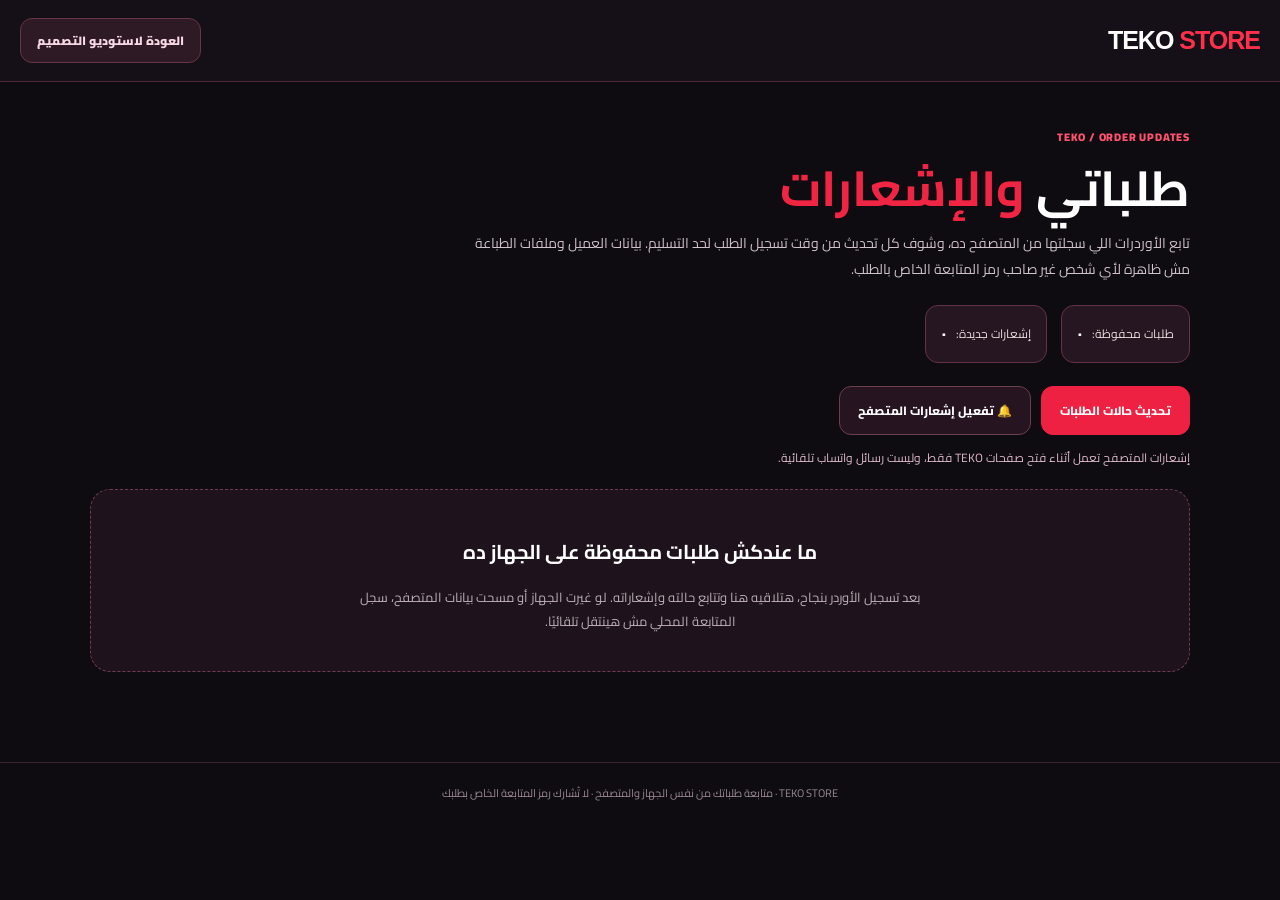
<file: tracking.html>
<!doctype html>
<html lang="ar" dir="rtl">
<head>
<meta charset="utf-8">
<meta name="viewport" content="width=device-width,initial-scale=1">
<meta name="theme-color" content="#101015">
<meta name="robots" content="noindex,nofollow">
<title>طلباتي والإشعارات | TEKO STORE</title>
<style>
@import url('https://fonts.googleapis.com/css2?family=Cairo:wght@400;500;600;700;800;900&display=swap');
*{box-sizing:border-box}
html{scroll-behavior:smooth}
body{margin:0;background:#0e0b11;color:#fff;font-family:Cairo,Tahoma,Arial,sans-serif;min-width:0}
a{color:inherit;text-decoration:none}
button{font-family:inherit;cursor:pointer}
[hidden]{display:none!important}
header{display:flex;align-items:center;justify-content:space-between;gap:14px;flex-wrap:wrap;padding:18px max(18px,calc((100vw - 1240px)/2));border-bottom:1px solid #4e2934;background:#150f17}
.logo{font:900 25px Arial,sans-serif;letter-spacing:-1px;color:#fff}.logo span{color:#ff304b}
.back{font-size:12px;font-weight:900;color:#f8d9e3;background:#2d1a25;border:1px solid #653644;padding:10px 16px;border-radius:12px}
main{width:min(1100px,calc(100% - 28px));margin:0 auto;padding:38px 0 90px}
.eyebrow{color:#ff526e;font-size:11px;font-weight:900;letter-spacing:.8px}
h1{font-size:clamp(30px,5vw,49px);line-height:1.3;margin:7px 0 9px}
.lead{color:#cfc1c8;line-height:1.9;margin:0 0 22px;font-size:14px;max-width:720px}
.metrics{display:flex;gap:14px;flex-wrap:wrap;margin:15px 0 23px}
.metric{display:flex;align-items:center;gap:9px;padding:10px 15px;background:#261621;border:1px solid #633248;border-radius:13px;color:#eadddf;font-size:12px}
.metric strong{font-size:19px;color:#fff}
.controls{display:flex;flex-wrap:wrap;gap:10px;margin:0 0 11px}
.controls button{padding:12px 18px;border-radius:12px;border:1px solid #6b3e50;background:#261521;color:#fff;font-weight:800;font-size:12px;min-height:46px}
.controls button.primary{background:#ef2142;border-color:#ef2142}
#trackingNotice{color:#debac7;font-size:12px;min-height:20px;margin:5px 0 20px}
#trackingOrders{display:grid;gap:16px;grid-template-columns:repeat(2,minmax(0,1fr));align-items:start}
.tracking-card{background:linear-gradient(155deg,#251721,#171117);border:1px solid #653044;border-radius:20px;padding:20px 20px 18px;box-shadow:0 12px 35px #0004;min-width:0}
.tracking-card-head{display:flex;gap:10px;align-items:center;justify-content:space-between;flex-wrap:wrap;margin-bottom:10px}
.tracking-card h2{font:900 21px Arial,sans-serif;direction:ltr;letter-spacing:.4px;margin:0;color:#fff}
.tracking-status{font-size:11px;font-weight:900;background:#4c1d31;color:#ffc7d0;border:1px solid #913c53;border-radius:999px;padding:7px 10px}
.tracking-note{font-size:12px;color:#cab5be;margin:0 0 16px;line-height:1.8}
.tracking-timeline{display:grid;gap:10px;padding:0 17px 0 0;margin:0 0 16px;border-right:2px solid #7d2b44;list-style:none}
.tracking-timeline li{position:relative;display:flex;align-items:baseline;justify-content:space-between;gap:10px;flex-wrap:wrap;font-size:12px}
.tracking-timeline li::before{content:"";width:8px;height:8px;border-radius:50%;background:#ef2142;position:absolute;right:-22px;top:9px}
.tracking-timeline time{font-size:11px;color:#afa0aa}
.tracking-actions{border-top:1px solid #51313f;padding-top:12px}
.tracking-alt{font-size:11px;font-weight:800;border:1px solid #724352;border-radius:9px;padding:9px 12px;background:#382332;color:#fff}
.tracking-alt:disabled{opacity:.42;cursor:default}
.tracking-empty{grid-column:1/-1;padding:30px;border:1px dashed #6e3c52;background:#1e131c;border-radius:20px;text-align:center}
.tracking-empty h2{font-size:20px;line-height:1.6}
.tracking-empty p{font-size:13px;color:#bfaeb8;line-height:1.85;max-width:560px;margin:8px auto}
footer{padding:20px;text-align:center;color:#9a8894;font-size:11px;border-top:1px solid #3a2530}
@media(max-width:740px){main{padding-top:25px}#trackingOrders{grid-template-columns:1fr}.controls button{flex:1}.tracking-card{padding:15px}}
</style>
</head>
<body>
<header><a class="logo" href="./">TEKO <span>STORE</span></a><a class="back" href="./#studio">العودة لاستوديو التصميم</a></header>
<main>
 <span class="eyebrow">TEKO / ORDER UPDATES</span>
 <h1>طلباتي <span style="color:#f02544">والإشعارات</span></h1>
 <p class="lead">تابع الأوردرات اللي سجلتها من المتصفح ده، وشوف كل تحديث من وقت تسجيل الطلب لحد التسليم. بيانات العميل وملفات الطباعة مش ظاهرة لأي شخص غير صاحب رمز المتابعة الخاص بالطلب.</p>
 <div class="metrics">
  <div class="metric"><span>طلبات محفوظة:</span><strong id="trackingTotal">0</strong></div>
  <div class="metric"><span>إشعارات جديدة:</span><strong id="trackingUnread">0</strong></div>
 </div>
 <div class="controls">
  <button type="button" class="primary" id="trackingRefresh">تحديث حالات الطلبات</button>
  <button type="button" id="enableCustomerAlerts">🔔 تفعيل إشعارات المتصفح</button>
 </div>
 <div id="trackingNotice" role="status" aria-live="polite">إشعارات المتصفح تعمل أثناء فتح صفحات TEKO فقط، وليست رسائل واتساب تلقائية.</div>
 <div id="trackingOrders" aria-live="polite"></div>
</main>
<footer>TEKO STORE · متابعة طلباتك من نفس الجهاز والمتصفح · لا تُشارك رمز المتابعة الخاص بطلبك</footer>
<script src="customer-notifications.js?v=50"></script>
</body>
</html>
</file>
<file: storefront.css>
/* TEKO STORE V33 — original no-generated-image dark streetwear redesign.
   Shared landing, hoodie editor and client-side cart. */
:root{--teko-red:#ef1735;--teko-hot:#ff4258;--teko-black:#08080b;--teko-card:#15151a;--teko-border:#333138;--teko-type:#f5f5f8;--teko-muted:#b3adb8}
html{scroll-behavior:smooth}body{background:var(--teko-black);color:var(--teko-type);overflow-x:hidden}
.site-header{position:sticky;top:0;z-index:80;background:#09090ce9;border-bottom:1px solid #44242b;backdrop-filter:blur(20px);padding:14px max(20px,calc((100vw - 1360px)/2));display:flex;justify-content:space-between;align-items:center;gap:24px;min-height:75px}
.site-logo{font-family:Impact,'Arial Black',sans-serif;font-style:italic;letter-spacing:.3px;font-size:29px;line-height:1;white-space:nowrap}.site-logo b{color:#f72341}.site-logo small{display:block;letter-spacing:2px;font-family:Cairo,Tahoma,sans-serif;font-size:8px;color:#aba4ab;font-style:normal;margin:5px 0 0}
.site-nav{display:flex;gap:7px;align-items:center;justify-content:center;border:1px solid #413037;background:#181317;border-radius:999px;padding:5px}
.site-nav a{padding:9px 15px;border-radius:999px;color:#cfcbd0;font-size:12px;font-weight:800;white-space:nowrap;transition:.2s}
.site-nav a:hover,.site-nav a.is-active{background:var(--teko-red);color:#fff}
.site-cart-btn{border:1px solid #803241;border-radius:100px;background:#2a141b;color:#fff;padding:9px 16px;display:flex;align-items:center;gap:9px;font-weight:800;font-size:12px;white-space:nowrap}
.site-cart-btn:hover{background:#4c1625}.cart-counter{background:#f01739;color:white;min-width:21px;height:21px;display:inline-flex;align-items:center;justify-content:center;border-radius:50px;font-family:Arial,sans-serif;font-size:12px}
#home[hidden],#cartPage[hidden],#editor[hidden]{display:none!important}
.home-page{max-width:1400px;margin:0 auto;padding:24px 24px 60px;position:relative}
.home-hero{position:relative;isolation:isolate;overflow:hidden;min-height:600px;border:1px solid #46232c;border-radius:28px;background:radial-gradient(ellipse at 68% 42%,#791020 0,#390610 27%,#12090e 58%,#08080b 82%);display:grid;grid-template-columns:1fr 1fr;gap:16px;align-items:center;padding:65px clamp(24px,5vw,75px);box-shadow:inset 0 0 130px #0008}
.home-hero:before{content:"";position:absolute;inset:0;background:linear-gradient(110deg,transparent 30%,#f6213020 55%,transparent 80%);pointer-events:none}
.home-hero:after{content:"";position:absolute;z-index:-1;right:24%;top:10%;width:42%;height:65%;border-radius:50%;background:#f11a2c60;filter:blur(100px);pointer-events:none}
.home-copy{position:relative;z-index:3;max-width:590px}
.eyebrow{display:inline-flex;align-items:center;gap:8px;padding:8px 15px;border:1px solid #863141;border-radius:40px;background:#2b1119;color:#ff8c9c;font-weight:800;font-size:12px;letter-spacing:1px}
.eyebrow:before{content:"";width:7px;height:7px;background:#fa2c43;border-radius:50%;box-shadow:0 0 13px #fa2c43}
.home-hero h1{font-size:clamp(40px,5.3vw,83px);font-weight:900;line-height:1.24;margin:23px 0 18px;letter-spacing:-1.2px;color:#fff}
.home-hero h1 em{font-style:normal;color:#ff2748;text-shadow:0 0 35px #f523483b}
.home-hero p{color:#d0c6cb;font-size:clamp(13px,1.2vw,16px);line-height:2;max-width:495px;margin:0}
.home-ctas{display:flex;gap:11px;align-items:center;flex-wrap:wrap;margin:30px 0}
.teko-cta{display:inline-flex;align-items:center;justify-content:center;min-height:52px;padding:12px 23px;border-radius:100px;background:var(--teko-red);color:#fff;font-size:14px;font-weight:900;border:1px solid var(--teko-red);box-shadow:0 7px 28px #ff204338;transition:transform .2s,box-shadow .2s}
.teko-cta:hover{background:#fa2747;color:#fff;transform:translateY(-2px);box-shadow:0 12px 38px #ff20435e}
.teko-cta.secondary{background:#1d171c;border-color:#66565c;box-shadow:none}
.teko-cta.secondary:hover{background:#34222a}
.home-tags{display:flex;gap:9px;flex-wrap:wrap;margin-top:30px}
.home-tags span{font-size:11px;color:#d1c3c8;border:1px solid #60343d;border-radius:30px;padding:8px 12px;background:#1e1219}
.hero-product{align-self:stretch;position:relative;display:flex;justify-content:center;align-items:center;min-width:0}
.hero-product img{position:relative;z-index:2;max-width:100%;height:535px;object-fit:contain;filter:drop-shadow(0 35px 50px #000b) contrast(1.04);mix-blend-mode:lighten}
.hero-product .orbit{position:absolute;width:80%;max-width:400px;aspect-ratio:1;border:1px solid #e833503a;border-radius:50%;box-shadow:0 0 0 48px #d1122610,0 0 0 95px #d1122610;transform:rotate(-20deg)}
.product-float{position:absolute;z-index:3;background:#131116d9;border:1px solid #ab3d50;border-radius:16px;backdrop-filter:blur(12px);padding:11px 16px;box-shadow:0 20px 60px #0007;color:#fff;line-height:1.7}
.product-float b{display:block;font-size:16px}.product-float small{color:#cfc2c7;font-size:11px}
.product-float.one{top:19%;right:-2%}.product-float.two{bottom:13%;left:0}
.home-section{margin:76px 0}.home-section-header{display:flex;justify-content:space-between;align-items:end;gap:20px;margin-bottom:22px}.home-section h2{font-size:clamp(25px,3.4vw,42px);line-height:1.4;margin:9px 0 0;color:#f7f4f7}
.home-overline{color:#ff536c;font-size:12px;font-weight:900;letter-spacing:1.1px}
.home-section-header p{color:#aaa1aa;font-size:13px;max-width:440px;line-height:1.8}
.home-grid{display:grid;grid-template-columns:repeat(3,minmax(0,1fr));gap:16px}
.home-product-card{background:linear-gradient(145deg,#1a171c,#0b0b0e);border:1px solid #34252b;border-radius:22px;overflow:hidden;min-width:0;transition:transform .25s,border-color .25s}
.home-product-card:hover{transform:translateY(-5px);border-color:#c12b45}
.home-product-art{height:340px;display:flex;justify-content:center;align-items:center;background:radial-gradient(ellipse at 50% 40%,#411320 0,#191217 48%,#0c0b0e 90%);padding:12px;overflow:hidden}
.home-product-art img{width:100%;height:100%;object-fit:contain;mix-blend-mode:lighten;transition:transform .25s}
.home-product-card:hover img{transform:scale(1.06)}
.home-product-footer{padding:19px 20px;display:flex;justify-content:space-between;gap:10px;align-items:center}
.home-product-footer strong{display:block;font-size:17px}.home-product-footer small{font-size:11px;color:#a7a0a7}
.home-product-footer a{border-radius:30px;background:#e91d3c;padding:9px 16px;font-size:12px;font-weight:800;white-space:nowrap}
.home-steps{display:grid;grid-template-columns:repeat(3,1fr);gap:16px}
.home-step{background:#141317;border:1px solid #353037;border-radius:20px;padding:25px;min-height:190px;position:relative;overflow:hidden}
.home-step-number{font-family:Impact,sans-serif;font-size:52px;color:#d8203d;line-height:1}
.home-step h3{font-size:19px;margin:16px 0 6px}.home-step p{font-size:12px;color:#b5adb5;line-height:1.9}
.home-bottom-banner{padding:40px;background:linear-gradient(110deg,#201017,#350d1a 50%,#130d13);border:1px solid #5e1e2b;border-radius:23px;display:flex;justify-content:space-between;gap:20px;align-items:center}
.home-bottom-banner h2{font-size:28px;line-height:1.5;margin:0 0 7px}.home-bottom-banner p{font-size:13px;color:#c6b4bb;margin:0;line-height:1.8}
.store-section-title{max-width:1420px;margin:23px auto 0;padding:18px 26px;display:flex;align-items:center;justify-content:space-between;gap:14px}
.store-section-title h1{font-size:26px;margin:0}.store-section-title p{color:var(--teko-muted);font-size:12px;margin:4px 0}
.store-section-title .tekomini{font-size:12px;color:#ff4c67;font-weight:900}
#editor{background:transparent}
#editor.layout .panel{background:#151519;border:1px solid #393039;color:#f7f3f7;box-shadow:0 12px 35px #0002}
#editor.layout .panel h2,#editor.layout .panel h3{color:#fff}
#editor .label{color:#ece7eb}
#editor .muted{color:#bbb1ba}
#editor .field{background:#0e0e11;border-color:#443840;color:#f7f3f7}
#editor .field::placeholder{color:#8c808a}
#editor .field:focus{border-color:#ef2644;box-shadow:0 0 0 3px #ea24452d}
#editor .colors .swatch{background:#1e1d21;border-color:#38343b;color:#e4dbe0}
#editor .swatch.selected{border-color:#f22747}
#editor .chip{background:#1e1d21;border-color:#4a4048;color:#fff}
#editor .chip.selected{background:var(--teko-red);border-color:var(--teko-red)}
#editor .notice{background:#222127;color:#beb7bf}
#editor .notice.danger{background:#38141e;color:#ff8497;border-color:#ad2640}
#editor .stagewrap{background:radial-gradient(ellipse at center,#3c2630 0,#171519 74%)}
#editor .step{background:#36131e;color:#ff9aad}
#editor .viewbtn,#editor .tab,#editor .gitem,#editor .gitem button,#editor .btn.light,#editor .cleanpreview{background:#211f24;border-color:#474048;color:#eee}
#editor .viewbtn.on,#editor .tab.on{background:#4b1222;color:#fff;border-color:#e92948}
#editor .gpreview,#editor .summary,#editor .metric{background:#232127;color:#fff;border-color:#40363f}
#editor .gpreview span{color:#fff}
#editor .separator{background:#38323a}
#editor .btn.red{background:var(--teko-red);border-color:var(--teko-red)}
#editor .btn{background:#272329;border-color:#484047;color:#fff}
#editor .btn.red:hover{background:#ff2a4e}
#editor .cloud-security,#editor .cloud-test,#editor .offline-checkout{background:#1d1a20;border-color:#52313b}
#editor .cloud-security-title{color:#fff}
#editor .price{color:#fa304e}
#editor .draft-status{color:#beb5bc}
#editor .selected-text-tools{background:#231e25;border-color:#503743}
#editor .selected-text-title{color:#ff718a}
#editor .quick-design-menu{background:#1c1a20;color:#fff;border-color:#6c3446}
#editor .quick-design-heading{color:#fff}
#editor .quick-design-menu button.quick-action{background:#312630;color:#f2e9f0;border-color:#573647}
#editor .quick-design-menu input[type=number]{background:#151319;color:#fff;border-color:#704c5d}
#editor .checkout{scroll-margin-top:105px}
#editor #designs{scroll-margin-top:95px}
body.cart-checkout-active #editor.layout{grid-template-columns:minmax(0,800px);justify-content:center}
body.cart-checkout-active #editor.layout .controls,body.cart-checkout-active #editor.layout .stagepanel{display:none}
body.cart-checkout-active #editor.layout .checkout{width:100%;max-width:800px;margin:0 auto}
body.cart-checkout-active #editor.layout .checkoutgrid{grid-template-columns:1fr 1fr}
.editor-cart-actions{display:flex;gap:9px;margin-top:12px;flex-wrap:wrap}
.editor-cart-actions button{flex:1;min-width:160px}
.cart-buy-hint{border:1px solid #743745;background:#351724;color:#ffd2db;border-radius:12px;padding:13px;font-size:12px;line-height:1.9;margin-bottom:14px}
.cart-page{max-width:1180px;margin:24px auto 80px;padding:0 22px;min-height:65vh}
.cart-page-header{display:flex;justify-content:space-between;gap:18px;align-items:end;margin-bottom:24px}
.cart-page-header h1{font-size:36px;margin:5px 0}
.cart-page-header p{color:#a9a1aa;margin:0;font-size:13px}
.cart-layout{display:grid;grid-template-columns:minmax(0,1fr) 320px;gap:20px;align-items:start}
.cart-lines{display:flex;flex-direction:column;gap:14px}
.cart-line{border:1px solid #40333c;background:#151418;border-radius:17px;padding:16px;display:flex;align-items:center;gap:16px}
.cart-line-img{width:110px;height:136px;object-fit:contain;border-radius:12px;background:#211721;flex-shrink:0}
.cart-line-body{flex:1;min-width:0}
.cart-line h3{font-size:17px;margin:0 0 8px}.cart-line-meta{color:#b7afb7;font-size:12px;line-height:1.9}
.cart-line-buttons{display:flex;flex-wrap:wrap;gap:8px;margin-top:11px}
.cart-line-buttons button{border:1px solid #5a3c47;background:#241a23;color:white;border-radius:9px;padding:7px 11px;font-size:12px}
.cart-line-buttons button:hover{border-color:#e12b47}
.cart-quantity{display:flex;gap:7px;align-items:center;margin-top:11px}
.cart-quantity input{width:74px;background:#111115;color:#fff;border:1px solid #58414b;padding:6px;border-radius:8px;text-align:center}
.cart-line-total{font-size:16px;font-weight:900;color:#ff536c;white-space:nowrap;align-self:flex-start}
.cart-summary-panel{border:1px solid #50323e;background:#19151b;border-radius:19px;padding:22px;position:sticky;top:105px}
.cart-summary-panel h2{font-size:20px;margin:0 0 19px}
.cart-summary-row{display:flex;justify-content:space-between;gap:12px;line-height:2.4;font-size:13px;color:#bdb0bb}
.cart-summary-row strong{color:#fff}
.cart-summary-total{font-size:22px;color:#ff3657!important}
.cart-summary-panel .teko-cta{width:100%;margin-top:14px}
.cart-summary-panel small{display:block;color:#aa9aa5;font-size:11px;line-height:1.9;margin-top:13px}
.cart-empty{border:1px dashed #5b3c45;background:#151218;border-radius:20px;padding:60px 22px;text-align:center;color:#ded4dc}
.cart-empty h2{font-size:27px}.cart-empty p{color:#a9a0aa;font-size:13px;margin-bottom:22px}
#cartCheckoutBanner[hidden]{display:none!important}
.store-footer{background:#0b0b0d;border-top:1px solid #3c262e;padding:30px 24px;color:#938b94;font-size:12px;text-align:center;line-height:1.9}
.store-footer strong{color:white}
@media(max-width:1120px){.site-nav a{padding:8px 10px}.home-hero{min-height:480px}.hero-product img{height:435px}}
@media(max-width:850px){.site-header{padding:12px 15px;gap:8px;flex-wrap:wrap}.site-logo{font-size:23px}.site-nav{order:3;flex-basis:100%;justify-content:center}.site-cart-btn{font-size:11px}.home-page{padding:14px 13px 42px}.home-hero{grid-template-columns:1fr;gap:0;padding:38px 23px 25px;min-height:auto}.home-copy{max-width:100%}.home-hero h1{font-size:46px}.hero-product img{height:min(79vw,440px)}.hero-product .orbit{width:250px}.product-float.one{right:1%}.product-float.two{left:0}.home-grid{grid-template-columns:repeat(2,minmax(0,1fr))}.home-steps{grid-template-columns:1fr}.cart-layout{grid-template-columns:1fr}.cart-summary-panel{position:static}.store-section-title{padding:17px 15px}}
@media(max-width:520px){.site-nav a{font-size:11px;padding:8px 9px}.home-hero h1{font-size:39px}.home-tags span{font-size:10px}.product-float{padding:8px 10px}.product-float b{font-size:13px}.home-grid{grid-template-columns:1fr}.home-product-art{height:285px}.home-section{margin:49px 0}.home-section-header{display:block}.home-bottom-banner{display:block;padding:25px}.home-bottom-banner .teko-cta{margin-top:15px}.cart-line{align-items:flex-start;flex-wrap:wrap}.cart-line-img{width:85px;height:115px}.cart-line-total{width:100%;text-align:left}.cart-page-header{display:block}}
@media(prefers-reduced-motion:reduce){html{scroll-behavior:auto}.home-product-card,.teko-cta,.home-product-art img{transition:none}}

/* V34: premium floating burgundy cutout — dark cinematic hero. */
body{background:#08080b;color:#f7f4f7}
.site-logo{color:#fff!important;text-shadow:0 0 20px #0008}
.site-logo b{color:#ff274a}
.site-header{box-shadow:0 10px 45px #0006}
.home-hero{
 min-height:710px;
 grid-template-columns:minmax(0,.96fr) minmax(0,1.04fr);
 gap:0;
 padding:49px clamp(26px,5.3vw,80px);
 background:radial-gradient(ellipse 42% 70% at 29% 44%,#8a102aba 0%,#3e0a19a3 42%,transparent 85%),
  radial-gradient(ellipse 48% 66% at 77% 48%,#4c0a1c60,transparent 80%),
  linear-gradient(115deg,#09080d 0%,#130910 48%,#080709 100%);
 border:1px solid #6e2434;
 box-shadow:inset 0 0 100px #070609a1,0 20px 75px #0007;
}
.home-hero:before{
 background:radial-gradient(circle at 23% 40%,#ff133722 0,transparent 33%),
 repeating-linear-gradient(0deg,transparent 0 53px,#fff1 54px,transparent 55px),
 repeating-linear-gradient(90deg,transparent 0 53px,#fff1 54px,transparent 55px);
 opacity:.4;
 -webkit-mask-image:linear-gradient(95deg,#000 0%,transparent 72%);
 mask-image:linear-gradient(95deg,#000 0%,transparent 72%);
}
.home-hero:after{
 right:auto;left:4%;top:6%;width:48%;height:78%;
 background:radial-gradient(ellipse,#ea20475e 0,#d90c321f 53%,transparent 75%);
 filter:blur(55px);
}
.home-hero h1{font-size:clamp(39px,5vw,72px);line-height:1.33;letter-spacing:-1px}
.home-copy{z-index:5;max-width:590px}
.home-copy p{max-width:520px;line-height:2.05}
.home-ctas{margin-top:34px}
.hero-product{
 position:relative;min-height:605px;z-index:3;
 overflow:visible;
 display:grid;place-items:center;
 isolation:isolate;
 perspective:1200px;
}
.hero-product::before{
 content:"";position:absolute;width:74%;height:72%;left:13%;top:10%;
 border-radius:50%;z-index:0;
 background:radial-gradient(ellipse at 50% 52%,#fa284d83 0,#ee173435 31%,#eb223011 59%,transparent 77%);
 filter:blur(27px);
 transform:rotate(-10deg);
}
.hero-product::after{
 content:"";position:absolute;z-index:0;bottom:1%;left:13%;width:75%;height:13%;
 border-radius:50%;
 background:radial-gradient(ellipse,#000f 0,#11030dad 43%,transparent 75%);
 filter:blur(13px);
 transform:translateY(14px) scaleX(.95);
}
.hero-product .orbit{
 z-index:0;
 width:85%;max-width:500px;
 border:1px solid #f3385224;
 box-shadow:0 0 0 42px #b41f3011,0 0 0 103px #b41f300b,inset 0 0 100px #f7183313;
 transform:rotate(-21deg) perspective(400px) rotateX(11deg);
}
.hero-product img{
 position:relative;z-index:2;display:block;
 width:auto;max-width:none;
 height:clamp(480px,42vw,675px);
 object-fit:contain;
 mix-blend-mode:normal;
 opacity:0;
 filter:contrast(1.09) saturate(1.13)
  drop-shadow(-13px 1px 10px #ff26443d)
  drop-shadow(17px 4px 20px #68021a91)
  drop-shadow(0 38px 29px #000d);
 transform:translate(-11px,-9px) rotate(-2.5deg) rotateY(5deg) scale(1.13);
 transform-origin:center;
 will-change:transform;
 transition:opacity .5s ease,filter .4s ease;
}
.hero-product img.is-cutout{
 opacity:1;
 animation:teko-floating-hoodie 8s ease-in-out infinite alternate;
}
.hero-product img.is-fallback{
 opacity:1;
 mix-blend-mode:multiply;
 filter:contrast(1.18) brightness(.82) saturate(1.24) drop-shadow(0 35px 45px #000d);
 border-radius:34%;
 clip-path:ellipse(47% 49% at 50% 50%);
}
@keyframes teko-floating-hoodie{
 0%{transform:translate(-11px,-9px) rotate(-2.5deg) rotateY(5deg) scale(1.13)}
 100%{transform:translate(-5px,-20px) rotate(-1.2deg) rotateY(3deg) scale(1.15)}
}
.product-float{
 z-index:4;
 background:linear-gradient(135deg,#180e16d9,#09090bd9);
 border:1px solid #cb395377;
 border-radius:18px;padding:13px 18px;
 box-shadow:inset 0 1px 0 #ffffff1c,0 20px 50px #0009,0 0 24px #e7193523;
}
.product-float.one{top:15%;right:0%;transform:rotate(3deg)}
.product-float.two{bottom:10%;left:-2%;transform:rotate(-3deg)}
.product-float b{letter-spacing:.5px}
@media(min-width:1150px){
 .home-hero{overflow:hidden}
 .hero-product{margin-left:-14px}
 .hero-product img{height:min(45vw,680px)}
}
@media(max-width:850px){
 .home-hero{min-height:0;grid-template-columns:1fr;padding:37px 24px 26px;gap:8px}
 .home-copy{max-width:100%}
 .hero-product{min-height:460px}
 .hero-product img{height:min(109vw,580px);max-width:115%;transform:translate(0,-5px) rotate(-2deg) scale(1.04)}
 .hero-product img.is-cutout{animation:teko-mobile-hover 8s ease-in-out infinite alternate}
 .hero-product::before{width:80%;left:10%}
 .hero-product::after{bottom:0}
 .product-float.one{top:20%;right:3%}
 .product-float.two{bottom:10%;left:1%}
}
@media(max-width:520px){
 .home-hero{padding:27px 20px 21px}
 .home-hero h1{font-size:clamp(37px,11vw,48px)}
 .home-copy p{font-size:12.5px}
 .hero-product{min-height:360px}
 .hero-product img{height:min(114vw,490px);max-width:118%}
 .product-float.one{top:16%;right:0}
 .product-float.two{bottom:8%;left:-1%}
}
@keyframes teko-mobile-hover{
 from{transform:translate(0,-5px) rotate(-2deg) scale(1.04)}
 to{transform:translate(0,-15px) rotate(-1deg) scale(1.06)}
}
@media(prefers-reduced-motion:reduce){
 .hero-product img.is-cutout{animation:none}
 .hero-product img{transition:none}
}

/* V35 — supplied 1122x1402 transparent PNG is now the exact hero image.
   Keep its original fabric colors and transparency; only CSS lighting/shadows. */
.hero-product img[src$="hero-hoodie-burgundy.png"]{
 opacity:1;
 mix-blend-mode:normal;
 background:none;
 border:0;
 clip-path:none;
 filter:
  drop-shadow(-10px -3px 12px #ee254831)
  drop-shadow(16px 6px 21px #5d0c207d)
  drop-shadow(0 44px 34px #000e);
}
.hero-product img[src$="hero-hoodie-burgundy.png"].is-cutout{
 opacity:1;
}
/* Prevent oversized shadows from clipping while retaining the card's glow. */
@media(max-width:850px){
 .hero-product img[src$="hero-hoodie-burgundy.png"]{
  max-height:540px;
 }
}
@media(max-width:520px){
 .hero-product img[src$="hero-hoodie-burgundy.png"]{
  max-height:465px;
 }
}

/* V42 — storefront product photography integration.
   Source mockups include opaque light-gray studio backgrounds.
   Preserve exact garment colors (remove lighten blend) and softly feather
   the square backdrop into TEKO's dark card instead of showing a hard box.
   No source product photos or printing/editor assets are altered. */
.home-product-art{
 position:relative;
 isolation:isolate;
 padding:0;
 background:radial-gradient(ellipse 58% 66% at 50% 48%,#3b2631 0%,#20131b 58%,#110e13 100%);
 overflow:hidden;
}
.home-product-art::before{
 content:"";
 position:absolute;
 inset:0;
 background:radial-gradient(ellipse 43% 58% at 50% 43%,#ab738329 0%,#44172518 56%,transparent 100%);
 pointer-events:none;
}
.home-product-art img{
 position:relative;
 z-index:1;
 display:block;
 width:auto;
 max-width:100%;
 height:100%;
 max-height:100%;
 object-fit:contain;
 mix-blend-mode:normal;
 -webkit-mask-image:radial-gradient(ellipse 54% 62% at 50% 47%,#000 70%,transparent 100%);
 mask-image:radial-gradient(ellipse 54% 62% at 50% 47%,#000 70%,transparent 100%);
 transition:transform .25s ease;
}
/* White and burgundy products remain faithful to the approved studio photos;
   only the edges of each opaque background are visually blended. */
@media(max-width:850px){
 .home-section-header{padding-inline:3px}
 .home-section h2{font-size:clamp(22px,5.1vw,34px);overflow-wrap:break-word}
}
@media(max-width:520px){
 .home-product-art{height:290px}
 .home-product-art img{max-width:100%}
 .home-product-footer{min-width:0;gap:12px}
 .home-product-footer>div{min-width:0}
}
@media(prefers-reduced-motion:reduce){
 .home-product-art img{transition:none}
}
</file>
<file: mobile.css>
/* TEKO STORE V36 — mobile-first storefront & design studio refinements.
   Does not alter garment images, editor transforms, cart, or checkout logic. */
html{scroll-padding-top:92px}
.site-menu-toggle,.mobile-dock{display:none}
.site-menu-toggle{appearance:none;border:1px solid #793344;background:#27151c;color:#fff;border-radius:12px;min-width:44px;min-height:44px;padding:10px;align-items:center;justify-content:center;cursor:pointer}
.site-menu-toggle .menu-bars,.site-menu-toggle .menu-bars::before,.site-menu-toggle .menu-bars::after{display:block;content:"";height:2px;width:20px;border-radius:5px;background:currentColor;transition:transform .18s,opacity .18s;position:relative}
.site-menu-toggle .menu-bars::before{position:absolute;top:-6px;right:0}
.site-menu-toggle .menu-bars::after{position:absolute;top:6px;right:0}
.site-menu-toggle[aria-expanded="true"] .menu-bars{background:transparent}
.site-menu-toggle[aria-expanded="true"] .menu-bars::before{transform:translateY(6px) rotate(45deg)}
.site-menu-toggle[aria-expanded="true"] .menu-bars::after{transform:translateY(-6px) rotate(-45deg)}
:where(a,button,input,select,textarea):focus-visible{outline:2px solid #ff6983;outline-offset:3px}
@media(max-width:850px){
 html{scroll-padding-top:75px}
 body{width:100%;min-width:0;overflow-x:clip;padding-bottom:calc(78px + env(safe-area-inset-bottom,0px))}
 .site-header{min-height:64px;gap:10px;flex-wrap:nowrap;justify-content:space-between;position:sticky;top:0;padding:9px 13px;isolation:isolate}
 .site-logo{font-size:clamp(21px,5.4vw,26px);margin-inline-end:auto;line-height:1.05}
 .site-logo small{font-size:7px;letter-spacing:1.4px}
 .site-menu-toggle{display:flex;order:3;flex:0 0 44px}
 .site-cart-btn{order:2;min-height:44px;padding:8px 12px;font-size:12px}
 .site-nav{display:none;position:absolute;z-index:2;inset-inline:10px;top:calc(100% + 1px);flex-direction:column;align-items:stretch;gap:7px;flex-basis:auto;order:initial;border:1px solid #57303c;background:#171217;box-shadow:0 15px 30px #000a;border-radius:0 0 17px 17px;padding:13px;margin:0}
 .site-header.menu-open .site-nav{display:flex}
 .site-nav a{font-size:14px;border-radius:10px;text-align:right;padding:12px 15px;min-height:44px}
 .mobile-dock{position:fixed;z-index:79;bottom:0;inset-inline:0;display:grid;grid-template-columns:repeat(3,minmax(0,1fr));padding:7px 8px calc(7px + env(safe-area-inset-bottom,0px));background:#110e13f5;backdrop-filter:blur(16px);border-top:1px solid #58303b;box-shadow:0 -12px 25px #0006}
 .mobile-dock a{min-height:54px;display:flex;flex-direction:column;justify-content:center;align-items:center;gap:3px;color:#c7b9c1;font-size:11px;font-weight:800;border-radius:12px;line-height:1.3;white-space:nowrap}
 .mobile-dock a .dock-icon{font:normal 21px/1 Arial,sans-serif;display:inline-flex;align-items:center;justify-content:center;min-height:24px}
 .mobile-dock a.is-active{background:#481422;color:#fff}
 .mobile-dock a.is-active .dock-icon{color:#ff536d}
 .mobile-dock a:focus-visible{outline-offset:-3px}
 #toast{bottom:calc(88px + env(safe-area-inset-bottom,0px));max-width:calc(100vw - 24px)}
 .home-page{padding:12px 12px 28px}
 .home-hero{grid-template-columns:1fr;gap:0;min-height:0;padding:30px 22px 20px;overflow:hidden}
 .home-copy{max-width:100%;min-width:0}
 .home-hero h1{font-size:clamp(38px,8vw,55px);line-height:1.25;margin:16px 0 10px}
 .home-hero p{font-size:13px;line-height:1.85}
 .eyebrow{max-width:100%;white-space:normal;font-size:10px;line-height:1.6;letter-spacing:.4px}
 .home-ctas{margin:21px 0 15px;gap:9px}
 .home-tags{margin-top:16px;gap:7px}
 .home-tags span{font-size:10px;padding:7px 10px}
 .hero-product{min-height:370px;margin-top:5px;width:100%}
 .hero-product img[src$="hero-hoodie-burgundy.png"]{max-width:115%;height:min(96vw,515px);max-height:515px}
 .hero-product .orbit{width:min(68vw,320px)}
 .product-float{padding:8px 11px;max-width:48%}
 .product-float.one{top:16%;right:1%}
 .product-float.two{bottom:7%;left:0}
 .home-section{margin:48px 0}
 .home-section-header{align-items:start;gap:8px}
 .home-section h2{font-size:clamp(24px,5vw,34px)}
 .home-section-header p{font-size:12px}
 .home-grid{gap:11px}
 .home-product-card{border-radius:17px}
 .home-product-footer{padding:13px;gap:7px;flex-wrap:wrap}
 .home-product-footer a{min-height:42px;display:inline-flex;align-items:center;justify-content:center}
 .home-steps{gap:10px}
 .home-step{padding:17px 19px;min-height:auto}
 .home-step h3{margin:7px 0 4px}
 .home-step-number{font-size:38px}
 .home-bottom-banner{padding:26px}
 .store-section-title{margin-top:8px;padding:14px 13px;align-items:start;flex-wrap:wrap}
 .store-section-title h1{font-size:23px}
 .store-section-title .teko-cta{min-height:43px}
 #editor.layout{padding:0 10px 18px;gap:12px}
 #editor.layout .panel{max-width:100%;min-width:0;border-radius:15px}
 #editor.layout .stagepanel{padding:10px;overflow:visible}
 #editor .stagewrap{min-height:0}
 #editor .stagehead{align-items:flex-start;gap:7px;flex-wrap:wrap;padding:6px 2px 10px}
 #editor .stageactions{width:100%;justify-content:flex-start}
 #editor .stageactions>*{min-height:36px}
 #editor .photo{max-width:100%}
 #editor .viewbar{gap:5px}
 #editor .viewbtn{min-height:45px;padding:8px 2px;line-height:1.5;font-size:11px}
 #editor .swatch{min-height:61px}
 #editor .chip{min-height:43px;padding:9px 12px}
 #editor .tabs .tab{min-height:44px}
 #editor .field{min-height:44px;font-size:16px}
 #editor .btn{min-height:44px}
 #editor .quick-design-menu{width:min(236px,calc(100vw - 55px));max-height:min(340px,55dvh)}
 #editor .design .resize{width:22px;height:22px;right:-11px;bottom:-11px}
 .cart-page{padding:0 12px;margin-top:17px}
 .cart-page-header h1{font-size:28px}
 .cart-summary-panel{padding:17px}
 .cart-line{padding:13px;gap:10px}
 .cart-line-buttons button{min-height:43px}
 .cart-quantity input{min-height:44px;font-size:16px}
 .review-dialog{max-height:calc(100dvh - 28px)}
 .store-footer{padding:25px 16px 28px}
}
@media(max-width:520px){
 .site-header{padding:9px 10px;gap:8px}
 .site-logo{font-size:22px}
 .site-cart-btn{padding:8px 10px}
 .home-hero{border-radius:18px;padding:25px 17px 19px}
 .home-hero h1{font-size:clamp(36px,10vw,47px)}
 .home-ctas{display:grid;grid-template-columns:1fr;gap:9px}
 .home-ctas .teko-cta{width:100%;min-height:47px;font-size:13px}
 .hero-product{min-height:300px}
 .hero-product img[src$="hero-hoodie-burgundy.png"]{height:min(104vw,450px);max-height:450px}
 .product-float{max-width:45%;padding:6px 8px;border-radius:12px}
 .product-float b{font-size:10px;line-height:1.4}
 .product-float small{font-size:9px}
 .home-grid{grid-template-columns:1fr}
 .home-product-art{height:265px}
 .home-product-footer{flex-wrap:nowrap}
 .home-product-footer strong{font-size:15px}
 .home-product-footer a{font-size:11px;padding:8px 12px}
 .home-bottom-banner .teko-cta{width:100%}
 .cart-line-img{width:88px;height:108px}
 .cart-line-body{flex-basis:calc(100% - 105px)}
 .cart-line-total{width:100%}
 #editor.layout .controls,#editor.layout .checkout{padding:14px}
 .review-overlay{padding:6px}
 .review-dialog{max-height:calc(100dvh - 12px)}
}
@media(max-width:365px){
 .site-logo{font-size:19px}
 .site-logo small{font-size:6px}
 .site-cart-btn{gap:5px;padding:7px}
 .home-tags span{font-size:9px}
 .home-hero h1{font-size:34px}
 #editor .viewbtn{font-size:10px}
}
@media(prefers-reduced-motion:reduce){
 .site-menu-toggle .menu-bars,.site-menu-toggle .menu-bars::before,.site-menu-toggle .menu-bars::after{transition:none}
}

/* V39: install TEKO PWA from the three-line mobile navigation menu. */
.site-nav .install-app-option{display:none}
@media(max-width:850px){
 .site-nav .install-app-option{
  display:flex;flex-direction:row;align-items:center;gap:12px;text-align:right;
  border:1px solid #96354b;background:linear-gradient(125deg,#531728,#29141d);
  border-radius:12px;color:#fff;padding:12px 13px;min-height:66px;
  width:100%;font-family:inherit;cursor:pointer
 }
 .site-nav .install-app-option:hover,.site-nav .install-app-option:focus-visible{
  background:linear-gradient(125deg,#79213b,#381822);border-color:#fa5875
 }
 .site-nav .install-app-option:disabled{opacity:.6;cursor:default}
 .install-app-icon{
  display:grid;place-items:center;flex-shrink:0;width:39px;height:39px;
  border-radius:11px;background:#ef1735;font:900 26px/1 Arial,sans-serif
 }
 .install-app-copy{display:flex;min-width:0;flex-direction:column;gap:3px}
 .install-app-copy strong{font-size:14px;line-height:1.5}
 .install-app-copy small{font-size:10px;color:#d8bfc7;line-height:1.5}
}
.install-help-overlay[hidden]{display:none!important}
.install-help-overlay{
 position:fixed;inset:0;z-index:220;display:flex;align-items:center;justify-content:center;
 background:#040305e8;backdrop-filter:blur(7px);
 padding:16px;overflow:auto;overscroll-behavior:contain
}
.install-help-dialog{
 position:relative;width:min(420px,100%);max-height:calc(100dvh - 32px);overflow-y:auto;
 padding:27px 23px 22px;border-radius:22px;border:1px solid #793143;
 background:linear-gradient(160deg,#24121d,#100e14 58%,#0a090c);
 box-shadow:0 22px 70px #000c;color:#fff;text-align:right
}
.install-help-close{
 position:absolute;top:11px;left:13px;display:grid;place-items:center;
 width:40px;height:40px;border:1px solid #6d4350;border-radius:12px;
 background:#271b25;color:#fff;font-size:25px;cursor:pointer
}
.install-help-logo{display:block;width:72px;height:72px;border-radius:18px;object-fit:cover;margin:0 0 15px;box-shadow:0 12px 28px #0007}
.install-help-dialog h2{font-size:21px;line-height:1.5;margin:0 0 9px}
.install-help-dialog>p{font-size:13px;color:#d4c5cc;line-height:1.85;margin:0 0 16px}
.install-help-steps{margin:14px 0 18px;padding:0 22px 0 0;display:grid;gap:10px}
.install-help-steps li{font-size:13px;line-height:1.8;padding-inline-start:3px;color:#fff}
.install-help-steps li::marker{color:#ff526d;font-weight:900}
.install-help-dialog .install-help-note{
 border-top:1px solid #54303b;padding-top:13px;font-size:11px;line-height:1.8;color:#bfaab4
}
.install-help-done{
 width:100%;min-height:48px;border:1px solid #ef1735;border-radius:12px;
 background:#ef1735;color:#fff;font:900 14px Cairo,Tahoma,Arial,sans-serif;cursor:pointer
}
.install-help-done:hover{background:#ff3756}
@media(max-width:365px){.install-help-dialog{padding:23px 16px 18px}.install-help-dialog h2{font-size:19px}}

/* V42 — mobile product cards: balance legible headings and studio photography. */
@media(max-width:520px){
 .home-section-header{padding-inline:5px}
 .home-section h2{font-size:clamp(23px,6.2vw,30px);line-height:1.45}
 .home-product-art{height:clamp(265px,77vw,340px)}
 .home-product-art img{max-height:100%;max-width:100%}
 .home-product-footer{padding:16px 17px;gap:12px}
 .home-product-footer strong{font-size:15px;line-height:1.4}
 .home-product-footer small{font-size:11px;line-height:1.6}
}
</file>
<file: app-update.css>
/* TEKO STORE — accessible non-blocking release update notice. */
.teko-update-banner[hidden]{display:none!important}
.teko-update-banner{
 position:fixed;z-index:190;
 inset-inline:16px;bottom:18px;
 max-width:490px;margin-inline:auto;
 display:flex;align-items:center;gap:11px;
 padding:12px 13px;border:1px solid #a93651;
 background:#191116f7;color:#fff;border-radius:15px;
 box-shadow:0 12px 40px #000b;
 backdrop-filter:blur(12px);font-family:Cairo,Tahoma,Arial,sans-serif;
 direction:rtl
}
.teko-update-indicator{
 display:grid;place-items:center;flex:0 0 32px;height:32px;
 border-radius:10px;background:#8c1530;color:#fff;font:bold 24px Arial,sans-serif
}
.teko-update-copy{flex:1;min-width:0;display:flex;flex-direction:column;gap:3px}
.teko-update-copy strong{font-size:13px;line-height:1.5}
.teko-update-copy small{font-size:10px;line-height:1.6;color:#ddbfca}
.teko-update-action{
 border:0;border-radius:10px;padding:9px 12px;
 background:#f21a3a;color:#fff;font:900 11px Cairo,Tahoma,Arial,sans-serif;
 cursor:pointer;min-height:42px;white-space:nowrap
}
.teko-update-action:hover{background:#ff4260}
.teko-update-later{
 border:1px solid #713549;background:#30202a;color:#fff;
 display:grid;place-items:center;cursor:pointer;
 width:32px;height:42px;border-radius:9px;flex-shrink:0;
 font-size:20px
}
.teko-update-action:focus-visible,.teko-update-later:focus-visible{
 outline:2px solid #fff;outline-offset:2px
}
@media(max-width:850px){
 .teko-update-banner{
  inset-inline:10px;
  bottom:calc(86px + env(safe-area-inset-bottom,0px));
  max-width:none
 }
}
@media(max-width:360px){
 .teko-update-banner{gap:7px;padding:9px}
 .teko-update-indicator{display:none}
 .teko-update-action{padding:7px 8px}
 .teko-update-copy strong{font-size:11px}
}
</file>
<file: additional-print-zones.css>
/* TEKO STORE — additive print-zone review guides, only when toggled on.
   Guides are UI-only; the original mockup and export stay unmodified. */
#zones{position:absolute;inset:0;z-index:3;pointer-events:none}
#zones .additional-zone-guides{position:absolute;inset:0;display:block;width:100%;height:100%;pointer-events:none}
#zones .additional-zone-guides polygon{
 fill:rgba(19,206,145,.13);stroke:#14db9e;stroke-width:2.5;
 stroke-dasharray:11 7;vector-effect:non-scaling-stroke;
}
#additionalPrintZonesBtn[aria-pressed="true"]{
 border-color:#16b98b;color:#21c991;
 box-shadow:inset 0 0 0 1px rgba(21,185,139,.25)
}
#additionalPrintZonesBtn:focus-visible{outline:2px solid #f72b4e;outline-offset:2px}
@media(max-width:850px){
 #additionalPrintZonesBtn{min-height:36px;white-space:normal}
}

/* Red outline is now limited to the invalid artwork bounds. */
#zones .invalid-outline{
 border:2px dashed #f8264b;
 background:rgba(230,15,52,.08);
 box-shadow:0 0 0 1px rgba(255,255,255,.35);
}

/* A selected (but valid) design uses a neutral outline; only violations are red. */
#designLayer .design.selected{
 border-color:rgba(255,255,255,.94);
 box-shadow:0 0 0 1px rgba(11,11,15,.65);
}
</file>
<file: design-gallery.css>
/* TEKO STORE V48 — Public design gallery. Completely isolated from checkout and editor layouts. */
#galleryPage[hidden],.gallery-dialog:not([open]){display:none!important}
.gallery-page{
 max-width:1420px;width:100%;margin:0 auto;padding:32px 24px 82px;
 color:#f6f2f4;font-family:Cairo,Tahoma,Arial,sans-serif;
 direction:rtl;min-height:65vh
}
.gallery-header{
 display:grid;grid-template-columns:minmax(0,1fr) auto;align-items:end;
 gap:20px;margin:8px 0 27px;padding:31px 35px;
 border:1px solid #532532;border-radius:24px;
 background:radial-gradient(ellipse at 8% 0%,#5a1229,transparent 48%),linear-gradient(125deg,#1e1119,#0a090c);
}
.gallery-eyebrow{color:#ff637c;font-size:11px;font-weight:900;letter-spacing:1px;line-height:1.9}
.gallery-header h1{font-size:clamp(30px,4.2vw,56px);line-height:1.28;margin:9px 0 11px;color:#fff;font-weight:900}
.gallery-header h1 em{font-style:normal;color:#f72143}
.gallery-header p{color:#d4c4cc;font-size:14px;line-height:1.95;max-width:610px;margin:0}
.gallery-header .teko-cta{align-self:center;max-width:235px;white-space:normal}
.gallery-toolbar{display:flex;flex-wrap:wrap;align-items:center;justify-content:space-between;gap:15px;margin:0 0 18px}
.gallery-search{position:relative;display:flex;align-items:center;flex:1 1 235px;max-width:430px}
.gallery-search::before{content:"⌕";position:absolute;right:15px;color:#d9acb8;font-size:23px;pointer-events:none}
#gallerySearch{
 width:100%;height:49px;padding:9px 45px 9px 16px;border:1px solid #58313d;
 border-radius:13px;background:#19141b;color:#fff;outline:none;font:700 13px Cairo,Tahoma,Arial,sans-serif
}
#gallerySearch::placeholder{color:#ad9aa4}#gallerySearch:focus{border-color:#f22b50;box-shadow:0 0 0 3px #fa294633}
.gallery-categories{display:flex;gap:8px;align-items:center;flex-wrap:wrap}
.gallery-category{
 border:1px solid #543340;background:#231921;color:#eee5e8;cursor:pointer;
 min-height:42px;padding:8px 16px;border-radius:999px;font:800 12px Cairo,Tahoma,Arial,sans-serif
}
.gallery-category[aria-pressed="true"]{background:#ed1738;border-color:#ed1738;color:white}
.gallery-summary{color:#bdaeb5;font-size:12px;margin:5px 0 17px}
.gallery-grid-public{display:grid;grid-template-columns:repeat(4,minmax(0,1fr));gap:18px}
.gallery-card-public{
 display:flex;flex-direction:column;min-width:0;overflow:hidden;
 border:1px solid #4f2d38;border-radius:20px;background:#171218;
 box-shadow:0 8px 25px #0004;transition:border-color .18s,transform .18s
}
.gallery-card-public:hover{border-color:#d72a4b;transform:translateY(-3px)}
.gallery-artwork{
 position:relative;aspect-ratio:1/1;min-height:0;overflow:hidden;
 display:flex;justify-content:center;align-items:center;
 padding:24px;background:radial-gradient(ellipse at 50% 44%,#501f31 0%,#22121c 58%,#100d12 100%)
}
.gallery-artwork::after{
 content:"";position:absolute;inset:0;pointer-events:none;
 background:linear-gradient(180deg,transparent 70%,#110d12aa);
}
.gallery-artwork.variant-1{background:radial-gradient(circle at 35% 20%,#5d1032,#1a0c16 64%,#0e0c10)}
.gallery-artwork.variant-2{background:radial-gradient(circle at 75% 75%,#613b1c,#1b1019 67%,#0b0b0e)}
.gallery-artwork.variant-3{background:radial-gradient(circle at 25% 70%,#2d3455,#21111e 70%,#0b0a0e)}
.gallery-artwork.variant-4{background:radial-gradient(circle at 78% 27%,#4a1425,#160d15 68%,#08080b)}
.gallery-artwork img{width:100%;height:100%;display:block;object-fit:contain;filter:drop-shadow(0 8px 12px #0008)}
.gallery-artwork .gallery-lettering{
 position:relative;z-index:1;font:900 clamp(23px,3.5vw,48px)/.98 Impact,'Arial Black',sans-serif;
 text-align:center;letter-spacing:.3px;overflow-wrap:anywhere;max-width:100%;
 color:#fff;text-shadow:0 7px 24px #f3154760;transform:skew(-5deg)
}
.gallery-artwork .gallery-type-chip{
 position:absolute;top:15px;right:15px;z-index:2;background:#151116dc;color:#eee0e6;
 padding:5px 10px;border:1px solid #694055;border-radius:999px;font-size:10px;font-weight:800
}
.gallery-card-info{padding:16px 17px 17px;display:flex;flex-direction:column;gap:7px;flex:1}
.gallery-card-info h3{font:900 16px/1.55 Impact,'Arial Black',Cairo,sans-serif;letter-spacing:.35px;color:#fff;margin:0;direction:ltr;text-align:right}
.gallery-card-info p{font-size:11px;line-height:1.7;color:#bbaab3;margin:0}
.gallery-card-actions{display:flex;gap:8px;margin-top:auto;padding-top:12px}
.gallery-card-actions button{flex:1;min-width:0;min-height:43px;border-radius:11px;font:900 11px Cairo,Tahoma,Arial,sans-serif;cursor:pointer;padding:7px}
.gallery-card-actions .gallery-try{border:1px solid #ef1939;background:#ef1939;color:#fff}
.gallery-card-actions .gallery-see{border:1px solid #704050;background:#281720;color:#f7eaf0}
.gallery-card-actions button:hover{filter:brightness(1.12)}
.gallery-card-actions button:disabled{opacity:.6;cursor:wait}
.gallery-empty{border:1px dashed #714050;border-radius:18px;padding:36px 20px;text-align:center;color:#d0bec7;margin-top:15px}
.gallery-empty[hidden]{display:none!important}
.gallery-empty h2{font-size:18px;color:#fff;margin:0 0 8px}
.gallery-empty p{margin:0;font-size:13px;line-height:1.8}
.gallery-dialog{
 width:min(540px,calc(100vw - 24px));max-height:min(91dvh,900px);
 border:1px solid #734356;border-radius:22px;background:#1a131b;color:#fff;
 padding:20px;overflow-y:auto;box-shadow:0 26px 90px #000b;
 direction:rtl;font-family:Cairo,Tahoma,Arial,sans-serif
}
.gallery-dialog::backdrop{background:#050408df;backdrop-filter:blur(7px)}
.gallery-dialog-header{display:flex;align-items:center;justify-content:space-between;gap:15px;margin-bottom:12px}
.gallery-dialog h2{font-size:20px;margin:0;font-weight:900;direction:ltr;text-align:right}
.gallery-dialog-close{width:40px;height:40px;flex:0 0 40px;border:1px solid #775062;background:#34202b;color:#fff;border-radius:11px;font-size:24px;cursor:pointer}
#galleryPreviewArt{border-radius:14px;overflow:hidden;aspect-ratio:1/1;margin-bottom:13px}
#galleryPreviewArt .gallery-artwork{width:100%;height:100%}
.gallery-dialog p{font-size:13px;color:#c8b8c2;line-height:1.85;margin:0 0 15px}
.gallery-dialog .gallery-try{width:100%;border:0;border-radius:13px;min-height:51px;background:#f11d40;color:#fff;font:900 14px Cairo,Tahoma,Arial,sans-serif;cursor:pointer}
.gallery-dialog .gallery-try:disabled{opacity:.65}
.gallery-status{color:#d6bfc7;font-size:12px;min-height:20px;margin-top:8px}
.gallery-status[hidden]{display:none!important}
@media(max-width:1150px){.gallery-grid-public{grid-template-columns:repeat(3,minmax(0,1fr))}}
@media(max-width:850px){
 .gallery-page{padding:15px 12px 116px}
 .gallery-header{grid-template-columns:1fr;gap:14px;padding:25px 21px;margin-top:3px;border-radius:19px}
 .gallery-header p{font-size:12px}.gallery-header .teko-cta{max-width:none;justify-self:start}
 .gallery-grid-public{grid-template-columns:repeat(2,minmax(0,1fr));gap:11px}
 .gallery-artwork{padding:17px}
 .gallery-card-info{padding:12px;gap:4px}
 .gallery-card-info h3{font-size:14px}
 .gallery-card-actions{flex-direction:column;gap:6px}
 .gallery-card-actions button{min-height:40px}
 .gallery-artwork .gallery-lettering{font-size:clamp(19px,5vw,36px)}
 .mobile-dock{grid-template-columns:repeat(4,minmax(0,1fr))}
 .mobile-dock a{font-size:10px}
}
@media(max-width:390px){
 .gallery-grid-public{gap:8px}
 .gallery-card-info{padding:10px}
 .gallery-artwork .gallery-lettering{font-size:20px}
 .gallery-category{padding:7px 11px}
 .mobile-dock a{font-size:9px}
}
@media(prefers-reduced-motion:reduce){.gallery-card-public{transition:none}.gallery-card-public:hover{transform:none}}
</file>
<file: intro.css>
/* TEKO STORE V40 — seven-second cinematic brand intro.
   Pure CSS animation, approved icon only; no image generation or remote calls. */
:root{--teko-intro-duration:7000ms}
body.teko-intro-active{overflow:hidden!important;overscroll-behavior:none}
.teko-intro[hidden]{display:none!important}
.teko-intro{
 position:fixed;inset:0;z-index:2147483000;
 display:flex;align-items:center;justify-content:center;
 width:100%;height:100dvh;min-height:100vh;
 isolation:isolate;overflow:hidden;pointer-events:auto;
 background:#030306;color:#fff;font-family:Impact,"Arial Black",Cairo,Tahoma,sans-serif;
 animation:teko-intro-curtain var(--teko-intro-duration) linear 1 both
}
.teko-intro::before{
 content:"";position:absolute;inset:-30%;z-index:-2;
 background:
 radial-gradient(ellipse 34% 30% at 54% 50%,#a50a29a8 0,transparent 75%),
 radial-gradient(ellipse 26% 26% at 22% 60%,#5d061aae 0,transparent 72%),
 radial-gradient(ellipse 29% 27% at 83% 23%,#6a0a1fb0 0,transparent 72%);
 filter:blur(75px);opacity:.85;
 animation:teko-intro-fog 7s ease-in-out both
}
.teko-intro::after{
 content:"";position:absolute;inset:0;z-index:7;pointer-events:none;
 background:radial-gradient(ellipse 57% 56% at center,transparent 10%,#0007 65%,#000d 100%);
}
.teko-intro__grid{
 position:absolute;inset:0;z-index:-1;pointer-events:none;
 background:
 repeating-linear-gradient(0deg,transparent 0 58px,#f5395410 59px,transparent 60px),
 repeating-linear-gradient(90deg,transparent 0 58px,#f5395410 59px,transparent 60px);
 opacity:.3;transform:perspective(850px) rotateX(13deg) scale(1.2);
 mask-image:radial-gradient(ellipse 65% 65% at center,#000,transparent)
}
.teko-intro__orb{
 position:absolute;width:min(80vw,650px);aspect-ratio:1;z-index:0;
 border:1px solid #ff39531c;border-radius:50%;pointer-events:none;
 box-shadow:0 0 0 42px #d8162910,0 0 0 100px #d8162908,inset 0 0 90px #fb193d12;
 animation:teko-intro-orb 7s ease-in-out both
}
.teko-intro__inner{
 position:relative;z-index:3;display:flex;flex-direction:column;align-items:center;
 justify-content:center;width:min(93vw,690px);max-height:90dvh;text-align:center;
 padding:clamp(18px,5vw,42px);
}
.teko-intro__overline{
 font-family:Cairo,Tahoma,sans-serif;font-size:clamp(10px,2.6vw,12px);
 color:#ffb6c1;font-weight:800;letter-spacing:.4em;text-transform:uppercase;
 margin:0 0 -5px;opacity:0;
 animation:teko-intro-overline 7s linear both
}
.teko-intro__logo-wrap{
 position:relative;display:grid;place-items:center;
 width:clamp(215px,61vmin,490px);aspect-ratio:1;
 max-width:100%;max-height:62dvh;
}
.teko-intro__logo-wrap::before{
 content:"";position:absolute;inset:9%;border-radius:50%;
 background:#fa143c67;filter:blur(62px);
 animation:teko-intro-aura 7s ease-out both;pointer-events:none
}
.teko-intro__logo{
 display:block;width:100%;height:100%;object-fit:contain;position:relative;z-index:2;
 mix-blend-mode:screen;
 -webkit-mask-image:radial-gradient(circle at center,#000 39%,#000e 58%,transparent 73%);
 mask-image:radial-gradient(circle at center,#000 39%,#000e 58%,transparent 73%);
 filter:drop-shadow(0 0 25px #e81c44a6) contrast(1.15);
 animation:teko-intro-logo 7s cubic-bezier(.16,.77,.3,1) both;
 transform-origin:center;
}
.teko-intro__sweep{
 position:absolute;inset:18% 7%;z-index:4;pointer-events:none;opacity:0;
 background:linear-gradient(105deg,transparent 38%,#ffffff19 47%,#ffffffa6 50%,#ffffff1a 53%,transparent 61%);
 transform:translateX(115%) skewX(-13deg);mix-blend-mode:screen;
 animation:teko-intro-shine 7s ease-in-out both
}
.teko-intro__tagline{
 font-family:Cairo,Tahoma,sans-serif;color:#fff;font-weight:900;
 font-size:clamp(12px,3vw,19px);line-height:1.75;
 letter-spacing:.24em;margin:-8px 0 0;
 text-shadow:0 0 28px #ec284982;
 opacity:0;animation:teko-intro-tag 7s ease-out both
}
.teko-intro__tagline span{color:#ff405c}
.teko-intro__subline{
 font-family:Cairo,Tahoma,sans-serif;color:#cbadba;
 font-size:clamp(10px,2.4vw,12px);font-weight:700;
 letter-spacing:.06em;margin:8px 0 0;
 opacity:0;animation:teko-intro-subline 7s ease-out both
}
.teko-intro__bottom{
 position:absolute;bottom:max(25px,env(safe-area-inset-bottom,0px) + 20px);
 left:50%;z-index:8;transform:translateX(-50%);
 width:min(310px,65vw);display:flex;align-items:center;gap:12px;flex-direction:column
}
.teko-intro__loader{
 width:100%;height:2px;border-radius:4px;background:#ffffff31;overflow:hidden
}
.teko-intro__loader::before{
 content:"";display:block;width:100%;height:100%;
 transform:scaleX(0);transform-origin:right;
 background:linear-gradient(90deg,#f0233e,#ff99a9);
 box-shadow:0 0 15px #f23a5b;
 animation:teko-intro-progress 7s linear both
}
.teko-intro__bottom small{
 font:700 10px/1.6 Cairo,Tahoma,sans-serif;color:#aa8b98;letter-spacing:2px
}
@keyframes teko-intro-curtain{
 0%,89%{opacity:1;visibility:visible}
 96%{opacity:.5;visibility:visible}
 100%{opacity:0;visibility:hidden}
}
@keyframes teko-intro-fog{
 0%{transform:scale(.8) rotate(-7deg);opacity:.05}
 25%{opacity:.85}64%{opacity:1}
 100%{transform:scale(1.25) rotate(12deg);opacity:.6}
}
@keyframes teko-intro-orb{
 0%{transform:rotate(0) scale(.68);opacity:0}
 28%{opacity:.8}
 73%{opacity:1}
 100%{transform:rotate(28deg) scale(1.22);opacity:0}
}
@keyframes teko-intro-overline{
 0%,13%{opacity:0;transform:translateY(13px)}
 26%,78%{opacity:1;transform:translateY(0)}
 90%,100%{opacity:0}
}
@keyframes teko-intro-logo{
 0%,12%{opacity:0;transform:translateY(33px) scale(.74);filter:blur(24px) brightness(.7)}
 26%{opacity:1;filter:blur(0) brightness(1.22)}
 38%,74%{opacity:1;transform:translateY(0) scale(1);filter:blur(0) brightness(1)}
 86%{opacity:1;transform:scale(1.075);filter:brightness(1.4)}
 100%{opacity:0;transform:scale(1.3);filter:blur(17px) brightness(1.9)}
}
@keyframes teko-intro-aura{
 0%,10%{opacity:0;transform:scale(.5)}
 31%{opacity:1;transform:scale(1.1)}
 77%{opacity:.85}
 100%{opacity:0;transform:scale(1.7)}
}
@keyframes teko-intro-shine{
 0%,36%{opacity:0;transform:translateX(115%) skewX(-13deg)}
 40%{opacity:1}
 60%{opacity:.9}
 68%,100%{opacity:0;transform:translateX(-120%) skewX(-13deg)}
}
@keyframes teko-intro-tag{
 0%,37%{opacity:0;transform:translateY(16px)}
 48%,78%{opacity:1;transform:translateY(0)}
 92%,100%{opacity:0;transform:translateY(-10px)}
}
@keyframes teko-intro-subline{
 0%,51%{opacity:0;transform:translateY(10px)}
 62%,82%{opacity:1;transform:translateY(0)}
 94%,100%{opacity:0}
}
@keyframes teko-intro-progress{
 from{transform:scaleX(0)}to{transform:scaleX(1)}
}
@media(max-width:520px){
 .teko-intro__inner{padding:16px}
 .teko-intro__logo-wrap{width:min(78vw,370px)}
 .teko-intro__tagline{letter-spacing:.14em;margin-top:-3px}
 .teko-intro__overline{letter-spacing:.19em}
 .teko-intro__bottom{bottom:max(20px,env(safe-area-inset-bottom,0px) + 14px)}
}
@media(prefers-reduced-motion:reduce){
 /* Honor motion preferences while maintaining the requested 7-second duration. */
 .teko-intro *, .teko-intro::before,.teko-intro::after{
  animation:none!important;transition:none!important
 }
 .teko-intro__overline,.teko-intro__tagline,.teko-intro__subline{opacity:1}
 .teko-intro__logo{opacity:1;transform:none;filter:none}
 .teko-intro__loader::before{transform:scaleX(1)}
}
</file>
<file: owner-theme.css>
/* TEKO OWNER V51 — premium dark administrative console.
   Presentation only. Owner authorization, order data and existing handlers stay in owner.js. */
@import url('https://fonts.googleapis.com/css2?family=Cairo:wght@400;500;600;700;800;900&display=swap');

:root{
 --red:#ed2548;--ink:#faf8fa;--muted:#b6aab6;--edge:#44303e;--soft:#0d0b10;
 --owner-bg:#0b0a0e;--owner-card:#171319;--owner-border:#3d2b37;
 --owner-danger:#ff566b;--owner-accent:#f62b4d;--owner-white:#faf6f8;
}
html{scroll-behavior:smooth}
body.owner-dashboard{
 font:14px/1.8 Cairo,Tahoma,Arial,sans-serif;
 color:var(--owner-white);background:
 radial-gradient(ellipse 60% 45% at 95% 0%,#4614226b,transparent 77%),
 radial-gradient(ellipse 45% 40% at 0% 82%,#29111e7c,transparent 75%),
 var(--owner-bg);
 min-height:100vh;overflow-x:clip;
}
body.owner-dashboard input,body.owner-dashboard button,body.owner-dashboard select{
 font-family:Cairo,Tahoma,Arial,sans-serif
}
body.owner-dashboard [hidden]{display:none!important}
body.owner-dashboard :focus-visible{outline:3px solid #fa4263;outline-offset:3px}
body.owner-dashboard a{color:inherit}
.owner-topbar{
 position:sticky;top:0;z-index:80;background:#0e0c11f2;
 border-bottom:1px solid #4a2634;backdrop-filter:blur(16px);
 box-shadow:0 10px 33px #0005;
 min-height:78px;padding:13px max(19px,calc((100vw - 1540px)/2));
 display:flex;justify-content:space-between;gap:18px;align-items:center;
}
.owner-topbar__brand{display:flex;gap:13px;align-items:center;min-width:0}
.owner-topbar__mark{
 display:grid;place-items:center;width:47px;height:47px;flex:none;
 border-radius:15px;color:#fff;font:900 25px Arial,sans-serif;letter-spacing:-2px;
 background:linear-gradient(137deg,#f22b4d 0%,#8f142d 92%);
 box-shadow:inset 0 1px #ffffffff,0 8px 20px #df163d44
}
.owner-topbar__name{min-width:0;display:flex;flex-direction:column;gap:0;line-height:1.24}
.owner-topbar__name strong{color:#fff;font:900 21px/1.25 Arial,sans-serif;letter-spacing:-.4px}
.owner-topbar__name strong em{color:#ff3659;font-style:normal}
.owner-topbar__name small{font-size:9px;letter-spacing:1.8px;color:#b9a8b4;font-weight:900}
.owner-topbar__actions{display:flex;align-items:center;gap:9px;flex-wrap:wrap}
.owner-topbar__pill{
 display:flex;align-items:center;gap:7px;border:1px solid #493442;
 border-radius:999px;padding:8px 13px;background:#201720;
 color:#c9bac5;font-size:10px;font-weight:800;white-space:nowrap;
}
.owner-topbar__pill::before{content:"";width:7px;height:7px;border-radius:50%;background:#43c99b;box-shadow:0 0 0 4px #43c99b22}
.owner-topbar__link,.owner-install-button{
 text-decoration:none;display:inline-flex;justify-content:center;align-items:center;
 gap:8px;padding:10px 15px;min-height:44px;white-space:nowrap;
 border-radius:11px;border:1px solid #59404d;background:#211820;
 color:#f7eff2!important;font-size:11px;font-weight:900
}
.owner-install-button{
 border-color:#f03a57;background:#e72345;color:#fff!important;
 box-shadow:0 7px 20px #e929462a;
}
.owner-install-button:disabled{opacity:.8;background:#29232a;border-color:#4b424d;color:#b4a8b4!important}
.owner-install-button svg,.owner-topbar__link svg{width:17px;height:17px;flex:none}
.owner-workspace{
 display:grid;grid-template-columns:245px minmax(0,1fr);
 gap:20px;align-items:start;max-width:1580px;margin:0 auto;
 padding:25px 18px 80px;
}
.owner-sidebar{
 position:sticky;top:103px;border:1px solid var(--owner-border);
 background:linear-gradient(155deg,#1d151e 0%,#151118 68%,#110f15 100%);
 border-radius:21px;min-width:0;padding:21px 14px;
 box-shadow:0 13px 38px #0005
}
.owner-sidebar__eyebrow{padding:0 11px 12px;color:#a68d9e;font-size:10px;font-weight:900;letter-spacing:1px}
.owner-sidebar__title{font-size:14px;font-weight:900;margin:0 11px 21px}
.owner-sidebar__nav{display:grid;gap:7px}
.owner-sidebar__button{
 display:flex;align-items:center;gap:12px;width:100%;min-height:53px;
 border:1px solid transparent;border-radius:13px;background:transparent;
 color:#c5b7c1;text-align:right;font-size:12px;font-weight:800;padding:11px 14px;
 transition:background .17s,border-color .17s,color .17s;
}
.owner-sidebar__button:hover,.owner-sidebar__button:focus-visible{background:#382331;color:#fff}
.owner-sidebar__button.is-active,.owner-sidebar__button[aria-current="page"]{
 background:linear-gradient(110deg,#8b1835,#512032);
 border-color:#b92e4d;color:#fff;box-shadow:inset 0 1px #ffffff24;
}
.owner-sidebar__icon{width:26px;height:26px;display:grid;place-items:center;font-size:18px;flex:none}
.owner-sidebar__label{flex:1}
.owner-sidebar__arrow{color:#c99ba9;font-size:17px}
.owner-sidebar__divider{border:0;border-top:1px solid #46303e;margin:17px 8px}
.owner-sidebar__foot{padding:4px 11px 0;color:#a893a3;font-size:10px;line-height:1.95}
.owner-sidebar__foot b{color:#fff}
.owner-main{margin:0!important;padding:0!important;min-width:0;max-width:none!important;width:100%}
body.owner-dashboard:not(.owner-authenticated) .owner-sidebar{display:none}
body.owner-dashboard:not(.owner-authenticated) .owner-workspace{
 display:block;max-width:1250px;min-height:calc(100dvh - 160px);padding-top:clamp(26px,6vw,80px)
}
body.owner-dashboard:not(.owner-authenticated) .owner-main{display:flex;justify-content:center;align-items:flex-start}
body.owner-dashboard:not(.owner-authenticated) #loginPanel{width:min(545px,100%);margin:0 auto}
body.owner-dashboard .panel{
 color:#f6eef2;background:linear-gradient(150deg,#1e1820,#151219 74%);
 border:1px solid #45313f;border-radius:21px;padding:24px;
 box-shadow:0 16px 36px #0003;margin-bottom:20px;
}
body.owner-dashboard .panel h1{font-size:clamp(25px,2.65vw,35px);line-height:1.37;margin:0 0 7px;color:#fff;font-weight:900}
body.owner-dashboard .panel h2{font-size:19px;margin:0 0 13px;color:#fff;font-weight:900}
body.owner-dashboard h3{color:#fff}
body.owner-dashboard .muted,body.owner-dashboard .muted-status,
body.owner-dashboard small{color:#ad9ca9}
body.owner-dashboard .muted{font-size:12px;line-height:1.9}
body.owner-dashboard .row.between{gap:15px}
body.owner-dashboard input:not([type=checkbox]),body.owner-dashboard select{
 border:1px solid #654253;border-radius:11px;background:#251b25;color:#faf7f9;
 padding:11px 13px;min-height:47px;
}
body.owner-dashboard input:not([type=checkbox])::placeholder{color:#a58c9d}
body.owner-dashboard input:not([type=checkbox]):focus,body.owner-dashboard select:focus{
 border-color:#ef385a;outline:2px solid #e42b4740;
}
body.owner-dashboard input:-webkit-autofill{
 -webkit-text-fill-color:#fff!important;-webkit-box-shadow:0 0 0 70px #251b25 inset!important
}
body.owner-dashboard button:not(.owner-sidebar__button):not(.owner-install-button):not(.owner-topbar__link):not(.owner-modal-close){
 border:1px solid #e52b49;background:linear-gradient(135deg,#ed3150,#b21739);
 color:#fff;border-radius:11px;font-weight:800;min-height:43px;padding:9px 15px;
 box-shadow:none;transition:filter .15s,border-color .15s
}
body.owner-dashboard button:hover:not(:disabled){filter:brightness(1.1)}
body.owner-dashboard button:disabled{opacity:.47}
body.owner-dashboard button.alt,body.owner-dashboard button.ghost-danger{
 background:#31212e!important;color:#f3dce4!important;border:1px solid #684352!important;
}
body.owner-dashboard button.danger{background:#a1223d!important;border-color:#a52b49!important}
body.owner-dashboard #loginPanel{
 position:relative;overflow:hidden;
 padding:clamp(25px,4vw,43px);
 border:1px solid #6c3447;
 background:radial-gradient(ellipse at 0% 0%,#7c1e3b55,transparent 62%),linear-gradient(160deg,#221822,#100e15 83%);
 box-shadow:0 25px 80px #0009
}
#loginPanel:before{
 content:"";position:absolute;width:170px;height:170px;border-radius:50%;
 background:#eb2a4b1c;filter:blur(35px);top:-85px;left:-55px;pointer-events:none
}
.owner-login__eyebrow{display:block;color:#ff5978;font-size:11px;font-weight:900;letter-spacing:1.5px;margin-bottom:18px}
.owner-login__subline{color:#b5a5af;font-size:12px;line-height:1.9;margin:0 0 23px}
body.owner-dashboard #loginPanel .form{max-width:none;gap:12px;position:relative}
body.owner-dashboard #loginPanel .form label{color:#dfcdd7;font-size:12px;font-weight:900}
body.owner-dashboard #loginButton{margin-top:8px;min-height:51px;font-size:14px}
body.owner-dashboard #loginStatus{color:#ffb7c4;min-height:27px;font-size:12px}
body.owner-dashboard .notice{background:#49222c;border:1px solid #b95666;color:#ffd1d8}
.owner-hero{
 border-color:#75314c!important;
 background:
  radial-gradient(ellipse at 14% 9%,#f2254930,transparent 45%),
  linear-gradient(115deg,#321626,#1c1320 67%,#15131b)!important;
 display:flex;align-items:center;justify-content:space-between;
 min-height:158px;gap:18px;position:relative;overflow:hidden
}
.owner-hero:after{
 content:"";position:absolute;pointer-events:none;width:250px;height:250px;
 left:-75px;bottom:-190px;border-radius:50%;border:1px solid #b63e5f47;
 box-shadow:0 0 0 32px #b63e5f13,0 0 0 65px #b63e5f0b
}
.owner-hero__eyebrow{display:block;color:#ff718a;font-size:10px;font-weight:900;letter-spacing:1.8px;margin-bottom:7px}
.owner-hero .muted{color:#decbd7}
.owner-hero .owner-notifications-top{position:relative;z-index:1}
#ownerNotificationToggle{
 position:relative;background:#451d30!important;border:1px solid #b74b6d!important;
 color:#fff!important;white-space:nowrap;min-height:49px!important;font-size:12px;
}
#ownerNotificationBadge{background:#ff3659;min-width:24px;min-height:24px;z-index:3}
#logoutButton{min-height:49px!important}
body.owner-dashboard #insightsPanel{padding-top:25px;background:#161219}
body.owner-dashboard #insightsPanel>.row.between:first-child{align-items:flex-start}
body.owner-dashboard #insightsPanel>.row.between:first-child h2{margin-bottom:2px}
body.owner-dashboard .kpi-grid{gap:11px;margin:22px 0 21px}
body.owner-dashboard .kpi{
 position:relative;overflow:hidden;min-height:147px;
 border:1px solid #4a3240;border-radius:16px;padding:20px 17px;
 background:linear-gradient(138deg,#251b26,#1b1720);
}
body.owner-dashboard .kpi:before{content:"";height:2px;position:absolute;right:17px;left:17px;top:0;background:linear-gradient(90deg,transparent,#f53055,transparent)}
body.owner-dashboard .kpi:nth-child(2){background:linear-gradient(145deg,#3b1b2c,#201720);border-color:#824052}
body.owner-dashboard .kpi-value{font-size:clamp(24px,2.3vw,35px);line-height:1.5;margin:8px 0 4px;color:#fff}
body.owner-dashboard .kpi-label{color:#dcc4ce;font-size:11px;font-weight:800}
body.owner-dashboard .kpi-hint{color:#bca9b5;font-size:10px}
body.owner-dashboard .report-grid{gap:14px}
body.owner-dashboard .report-card{border:1px solid #47333f;background:#211821;border-radius:15px;padding:18px}
body.owner-dashboard .report-card h3{color:#f7eaf0}
body.owner-dashboard .flow-track{background:#3c2e39}
body.owner-dashboard .flow-fill{background:linear-gradient(90deg,#e92649,#ff748b)}
body.owner-dashboard .trend-column{background:#412533}
body.owner-dashboard .trend-fill{background:linear-gradient(0deg,#a9173d,#f42d50)}
body.owner-dashboard .trend-col{color:#b4a1b0}
#ownerTabs{display:none!important}
body.owner-dashboard .tools{gap:10px;margin:16px 0 19px}
body.owner-dashboard .table-wrap{
 background:#1b151c;border:1px solid #4d3442;border-radius:15px;
 overflow-x:auto;max-width:100%;-webkit-overflow-scrolling:touch;
}
body.owner-dashboard table{border-collapse:separate;border-spacing:0;width:100%;background:transparent}
body.owner-dashboard th,body.owner-dashboard td{
 padding:13px 12px;border-bottom:1px solid #3a2b36;
 color:#f3e6ed;line-height:1.65;vertical-align:middle
}
body.owner-dashboard th{
 background:#2b1e2a;color:#d2b9c6;font-size:11px;font-weight:900;
 white-space:nowrap;position:sticky;top:0
}
body.owner-dashboard tbody tr{transition:background .13s}
body.owner-dashboard tbody tr:hover{background:#30202c}
body.owner-dashboard tbody tr:last-child td{border-bottom:0}
body.owner-dashboard td .status-select{min-width:140px;width:100%;max-width:165px}
body.owner-dashboard td.actions{
 display:flex;flex-wrap:wrap;gap:7px;min-width:184px
}
body.owner-dashboard td.actions button{min-height:35px!important;padding:6px 10px!important;font-size:10px!important}
body.owner-dashboard .badge{background:#4b2939;color:#f9d8e2;border:1px solid #934861}
body.owner-dashboard #message{color:#ff9aab;font-size:12px}
body.owner-dashboard #orderCount{font-weight:900;background:#3a1e2a;color:#ffbacb;padding:5px 12px;border-radius:99px;border:1px solid #753e52}
body.owner-dashboard #ordersPanel>div.row:first-child,
body.owner-dashboard #customersPanel>div.row:first-child{align-items:baseline}
body.owner-dashboard a.contact-link{color:#ff7997}
body.owner-dashboard .detail-grid{gap:9px 17px}
body.owner-dashboard .detail-grid p{
 background:#261b26;border:1px solid #483442;border-radius:9px;
 padding:8px 11px;line-height:1.8
}
body.owner-dashboard .storage-metric{
 border:1px solid #533544;background:#231a23;border-radius:14px;color:#fff
}
body.owner-dashboard .storage-metric span{color:#ddc5d1}
body.owner-dashboard .storage-metric strong{color:#fff}
body.owner-dashboard .storage-track{background:#3d2c37}
body.owner-dashboard .storage-warning{background:#352820;border:1px solid #7c583c;color:#ffdda9}
body.owner-dashboard .storage-confirm{background:#311e29;border:1px solid #9c475d}
body.owner-dashboard .storage-files td{color:#e8d4e0}
body.owner-dashboard input[type=checkbox]{accent-color:#ef294b}
body.owner-dashboard .owner-notification-panel{background:#1d1620;border-color:#6c324a}
body.owner-dashboard .owner-notification-item{background:#261b26;border-color:#4a3441}
body.owner-dashboard .owner-notification-item.unread{background:#3e2030;border-color:#a74863}
body.owner-dashboard .owner-notification-item small{color:#b8a3af}
body.owner-dashboard .owner-notification-order{background:#68253e!important;border-color:#9c3755!important;color:white!important}
body.owner-dashboard #ownerNotificationMessage{color:#deafbf}
body.owner-dashboard .owner-notification-empty{color:#c2aab8}
body.owner-dashboard footer{max-width:1510px;color:#9d8998;text-align:center;border-top:1px solid #382633;margin-top:22px;padding:23px}
.owner-install-modal{
 position:fixed;inset:0;z-index:300;padding:17px;background:#070608d9;
 display:grid;place-items:center;backdrop-filter:blur(9px);
}
.owner-install-modal[hidden]{display:none!important}
.owner-install-modal__card{
 width:min(490px,100%);background:linear-gradient(145deg,#251a24,#121017);
 border:1px solid #8c3b55;border-radius:22px;padding:29px;max-height:90dvh;overflow:auto;
 box-shadow:0 23px 80px #000b;position:relative;
}
.owner-install-modal__card h2{font-size:21px;line-height:1.5;color:#fff;margin:0 0 9px}
.owner-install-modal__card p{color:#c9b3c1;font-size:12px}
.owner-install-modal__card ol{color:#eee1e9;padding:0 24px 0 0;font-size:12px;line-height:2.2}
.owner-install-modal__card li{padding-right:3px}
.owner-modal-close{position:absolute;left:16px;top:14px;width:41px;height:41px;border:1px solid #714255;border-radius:11px;background:#392431;color:#fff;font-size:24px}
.owner-install-modal__done{width:100%;margin-top:10px}
.owner-header__back{opacity:.95}
@media(max-width:1120px){
 .owner-workspace{grid-template-columns:205px minmax(0,1fr);gap:14px;padding:17px 13px 68px}
 .owner-sidebar{padding:16px 10px}
 body.owner-dashboard .panel{padding:19px}
 body.owner-dashboard .kpi{padding:16px 12px}
}
@media(max-width:790px){
 .owner-topbar{min-height:70px;padding:10px 13px;gap:9px}
 .owner-topbar__mark{width:42px;height:42px;border-radius:12px;font-size:23px}
 .owner-topbar__name strong{font-size:19px}
 .owner-topbar__pill{display:none}
 .owner-topbar__actions{gap:6px;flex-wrap:nowrap}
 .owner-topbar__link,.owner-install-button{padding:8px 10px;font-size:10px;min-height:39px}
 .owner-topbar__link{max-width:110px}
 .owner-workspace{display:block;padding:13px 11px 110px;max-width:720px}
 body.owner-dashboard .panel{padding:16px;margin-bottom:14px;border-radius:16px}
 .owner-sidebar{
  position:fixed;z-index:99;bottom:0;left:0;right:0;top:auto;
  border-radius:19px 19px 0 0;border-left:0;border-right:0;border-bottom:0;
  padding:7px 6px max(8px,env(safe-area-inset-bottom));
  background:#120f16f7;backdrop-filter:blur(19px);box-shadow:0 -12px 35px #0009;
 }
 .owner-sidebar__eyebrow,.owner-sidebar__title,.owner-sidebar__divider,.owner-sidebar__foot{display:none}
 .owner-sidebar__nav{display:grid;grid-template-columns:repeat(5,minmax(0,1fr));gap:3px}
 .owner-sidebar__button{
  flex-direction:column;justify-content:center;gap:1px;min-height:58px;
  padding:5px 2px;border-radius:10px;font-size:9px;text-align:center
 }
 .owner-sidebar__icon{font-size:20px;width:25px;height:25px}
 .owner-sidebar__arrow{display:none}
 .owner-sidebar__label{white-space:nowrap;font-size:9px}
 .owner-hero{min-height:0;flex-wrap:wrap;padding:20px!important;gap:14px}
 .owner-hero h1{font-size:24px!important}
 .owner-hero .owner-notifications-top{width:100%;justify-content:space-between}
 #ownerNotificationToggle{flex:1;min-width:140px}
 .owner-sidebar[hidden]{display:none!important}
 body.owner-dashboard .kpi-grid{grid-template-columns:repeat(2,minmax(0,1fr));gap:9px}
 body.owner-dashboard .kpi{min-height:123px}
 body.owner-dashboard .kpi-value{font-size:26px}
 body.owner-dashboard .report-grid{grid-template-columns:1fr;gap:10px}
 body.owner-dashboard .report-card{padding:13px}
 body.owner-dashboard .tools{grid-template-columns:1fr!important}
 body.owner-dashboard .tools button{width:100%}
 body.owner-dashboard #ordersPanel .table-wrap,
 body.owner-dashboard #customersPanel .table-wrap{border:0;background:transparent;overflow:visible}
 body.owner-dashboard #ordersPanel table,body.owner-dashboard #ordersPanel tbody,
 body.owner-dashboard #customersPanel table,body.owner-dashboard #customersPanel tbody{display:block;min-width:0!important;width:100%}
 body.owner-dashboard #ordersPanel thead,body.owner-dashboard #customersPanel thead{display:none}
 body.owner-dashboard #ordersPanel tbody tr,
 body.owner-dashboard #customersPanel tbody tr{
  display:grid;grid-template-columns:1fr 1fr;gap:0 11px;
  border:1px solid #5b3345;background:#251a25;border-radius:15px;
  padding:10px 13px 13px;margin-bottom:11px;min-width:0
 }
 body.owner-dashboard #ordersPanel tbody tr:hover,body.owner-dashboard #customersPanel tbody tr:hover{background:#2d1c2b}
 body.owner-dashboard #ordersPanel tbody td,
 body.owner-dashboard #customersPanel tbody td{
  display:flex;flex-direction:column;gap:4px;min-width:0;word-break:break-word;
  padding:9px 0;border-bottom:1px solid #413040;font-size:12px
 }
 body.owner-dashboard #ordersPanel tbody td::before,
 body.owner-dashboard #customersPanel tbody td::before{
  display:block;color:#bda6b5;font-size:10px;font-weight:800;line-height:1.5
 }
 #ordersBody td:nth-child(1),#customersBody td:nth-child(1){font-weight:900;color:#fff}
 #ordersBody td:nth-child(1){grid-column:1/-1;font-size:17px!important;direction:ltr;text-align:right}
 #ordersBody td:nth-child(1)::before{content:"رقم الطلب"}
 #ordersBody td:nth-child(2)::before{content:"تاريخ الطلب"}
 #ordersBody td:nth-child(3)::before{content:"العميل"}
 #ordersBody td:nth-child(4)::before{content:"اللون / المقاس"}
 #ordersBody td:nth-child(5)::before{content:"الكمية"}
 #ordersBody td:nth-child(6)::before{content:"الإجمالي المبدئي"}
 #ordersBody td:nth-child(7)::before{content:"الحالة"}
 #ordersBody td:nth-child(8)::before{content:"الإجراءات"}
 #ordersBody td:nth-child(3),#ordersBody td:nth-child(7),#ordersBody td:nth-child(8){grid-column:1/-1}
 body.owner-dashboard #ordersBody td.actions{
  display:flex;flex-direction:row;flex-wrap:wrap;align-items:end;min-width:0;
  padding-top:11px;border-bottom:0
 }
 body.owner-dashboard #ordersBody td.actions:before{content:none}
 body.owner-dashboard #ordersBody td.actions button{flex:1;min-height:41px!important;font-size:11px!important}
 #customersBody td:nth-child(1){grid-column:1/-1;font-size:15px!important}
 #customersBody td:nth-child(1)::before{content:"العميل"}
 #customersBody td:nth-child(2)::before{content:"الهاتف"}
 #customersBody td:nth-child(3)::before{content:"عدد الطلبات"}
 #customersBody td:nth-child(4)::before{content:"طلبات مفتوحة"}
 #customersBody td:nth-child(5)::before{content:"إجمالي المبالغ المبدئية"}
 #customersBody td:nth-child(6)::before{content:"آخر طلب"}
 #customersBody td:nth-child(7){grid-column:1/-1}
 body.owner-dashboard #customersBody td.actions{display:flex;flex-direction:row;align-items:center;gap:8px;border-bottom:0}
 body.owner-dashboard #customersBody td.actions a{padding:9px;font-size:11px}
 #ordersBody td[colspan],#customersBody td[colspan]{grid-column:1/-1!important;font-size:12px!important}
 #ordersBody td[colspan]::before,#customersBody td[colspan]::before{content:none!important}
 body.owner-dashboard .storage-overview{grid-template-columns:repeat(2,minmax(0,1fr));gap:8px}
 body.owner-dashboard .storage-metric{padding:11px;min-width:0}
 body.owner-dashboard .storage-metric strong{font-size:20px}
 body.owner-dashboard .storage-files{min-width:690px}
 body.owner-dashboard #detailPanel .detail-grid{grid-template-columns:1fr}
 body.owner-dashboard .owner-notification-item{padding:11px}
 body.owner-dashboard footer{padding-bottom:90px}
}
@media(max-width:425px){
 .owner-topbar__name small{font-size:8px;letter-spacing:1px}
 .owner-topbar__name strong{font-size:17px}
 .owner-topbar__brand{gap:7px}
 .owner-topbar__mark{width:35px;height:35px;font-size:19px}
 .owner-topbar__link{padding:7px 8px;font-size:10px}
 .owner-topbar__link .owner-topbar__link-text{display:none}
 .owner-install-button{padding:8px 9px}
 .owner-hero .owner-notifications-top{flex-wrap:wrap}
 #logoutButton{flex:1}
 body.owner-dashboard #insightsPanel .row.between{align-items:flex-start}
 body.owner-dashboard #insightsPanel .row.between>.row{width:100%;justify-content:space-between}
 body.owner-dashboard #insightsPanel .row.between>.row select{max-width:100px;min-width:0}
 body.owner-dashboard .kpi{padding:12px 10px}
 body.owner-dashboard .kpi-value{font-size:21px}
 body.owner-dashboard .owner-notification-panel{padding:14px}
 body.owner-dashboard .storage-overview{grid-template-columns:1fr}
}
@media(prefers-reduced-motion:reduce){html{scroll-behavior:auto}*{transition:none!important}}

/* V52: one shared notification tone and manual audio control */
#ownerSoundToggle[aria-pressed="true"]{background:#18613f!important;border-color:#2cbf83!important;color:#f4fff9!important}
#ownerSoundTest{background:#31212e!important;border:1px solid #745063!important}
#ownerSoundStatus{color:#c5aebb;font-size:11px;line-height:1.8;margin:8px 0 13px}
</file>
